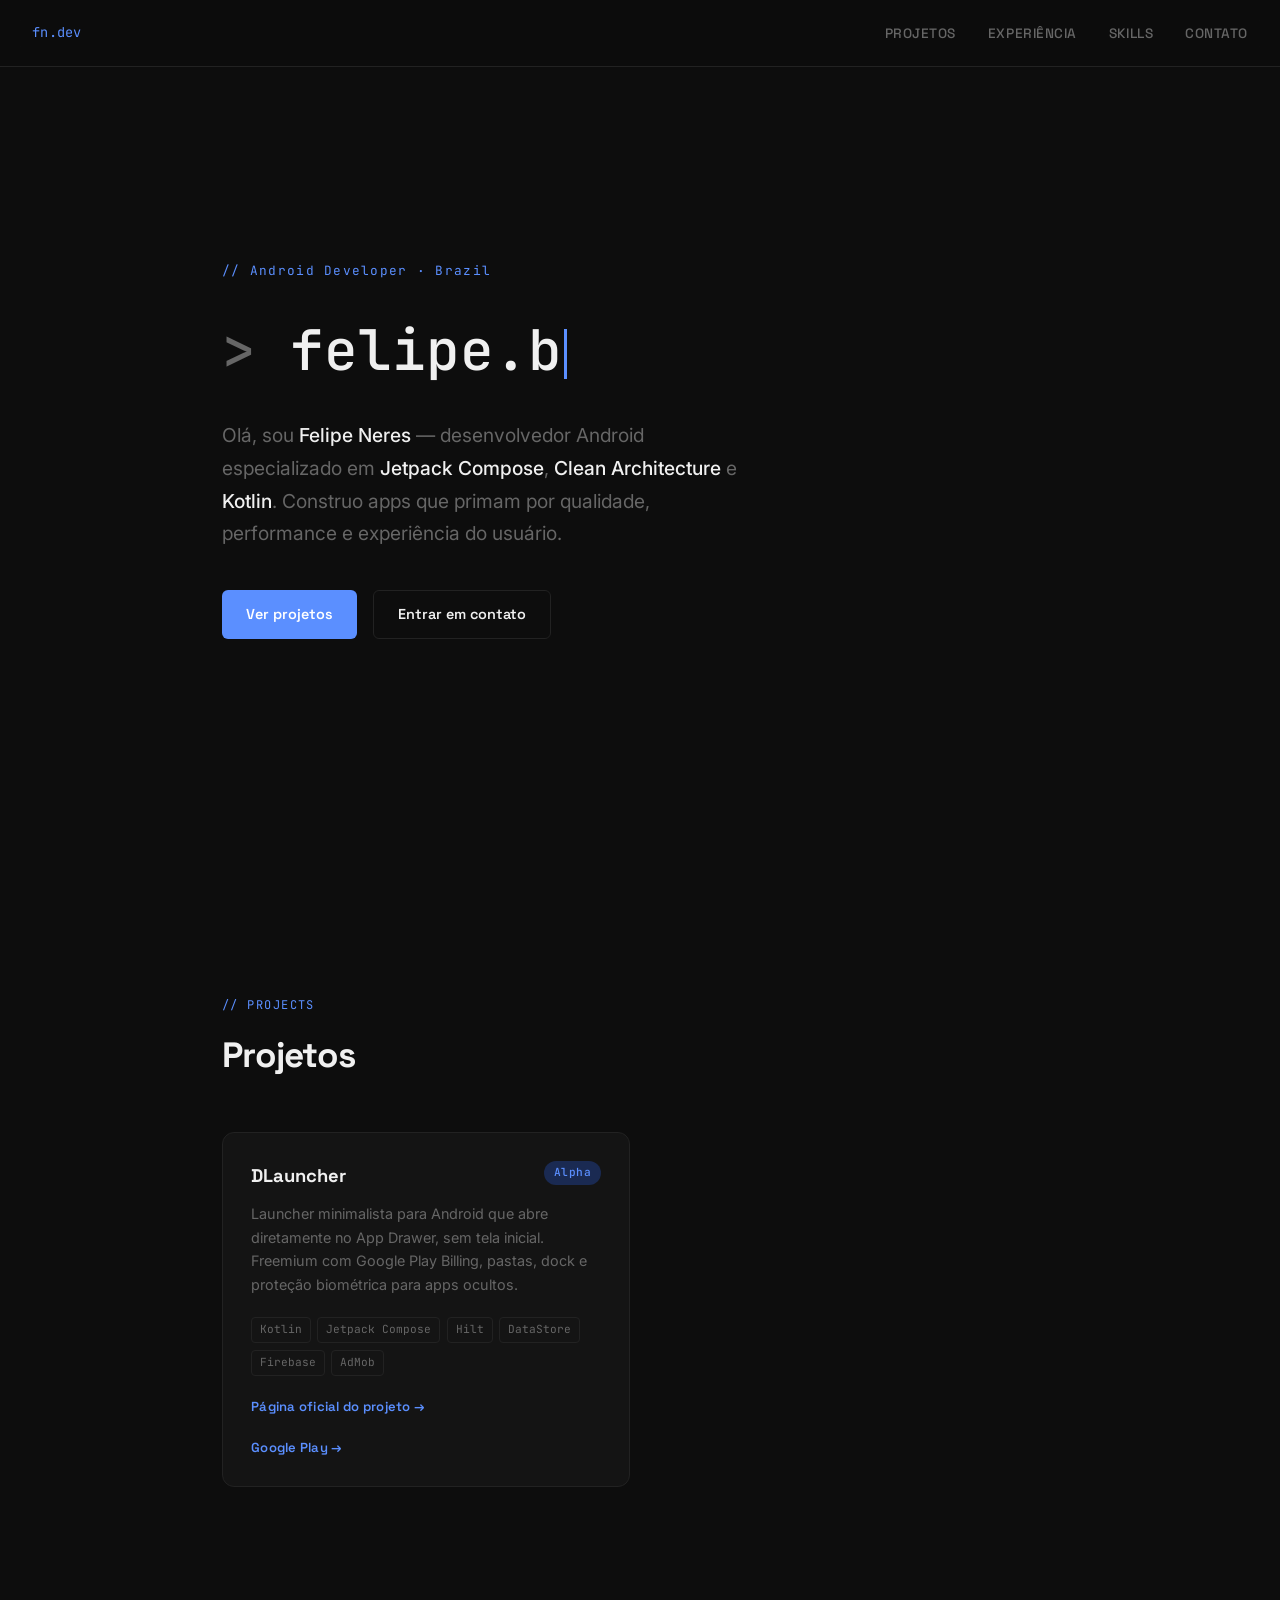
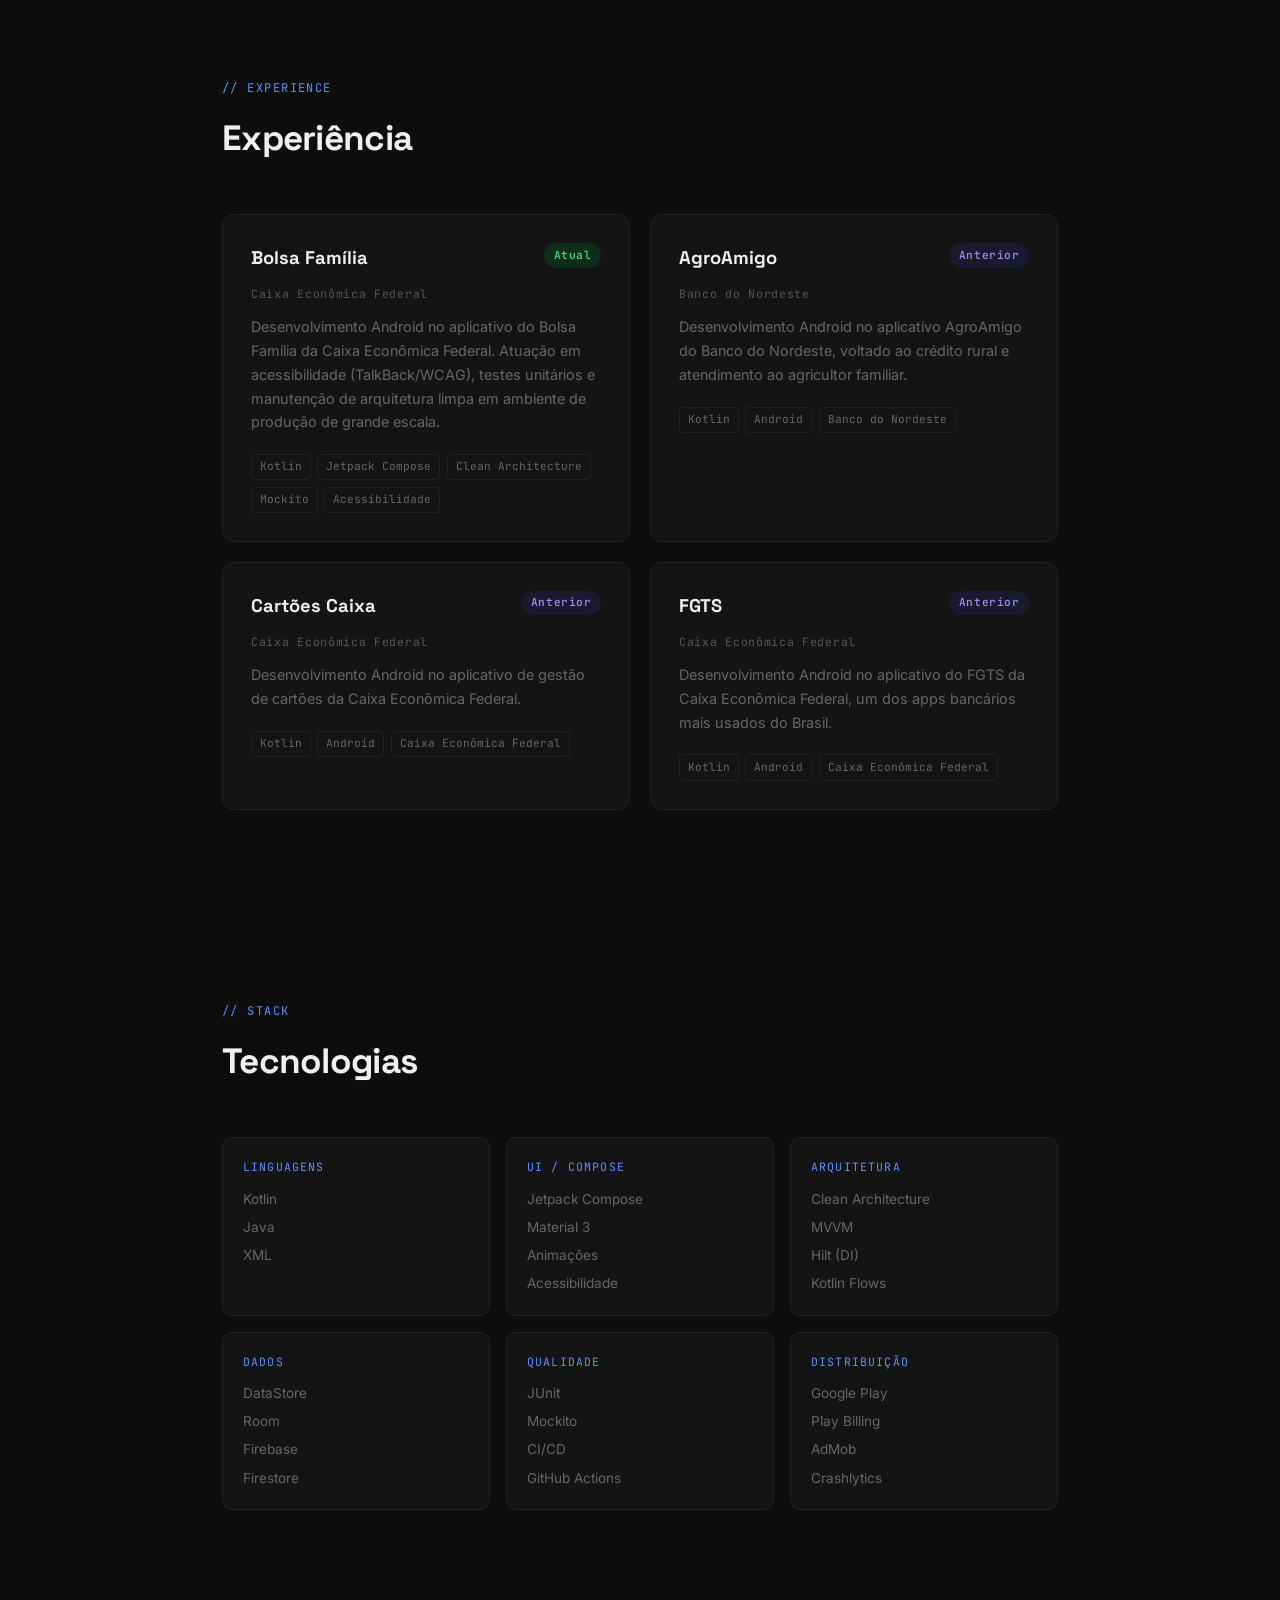
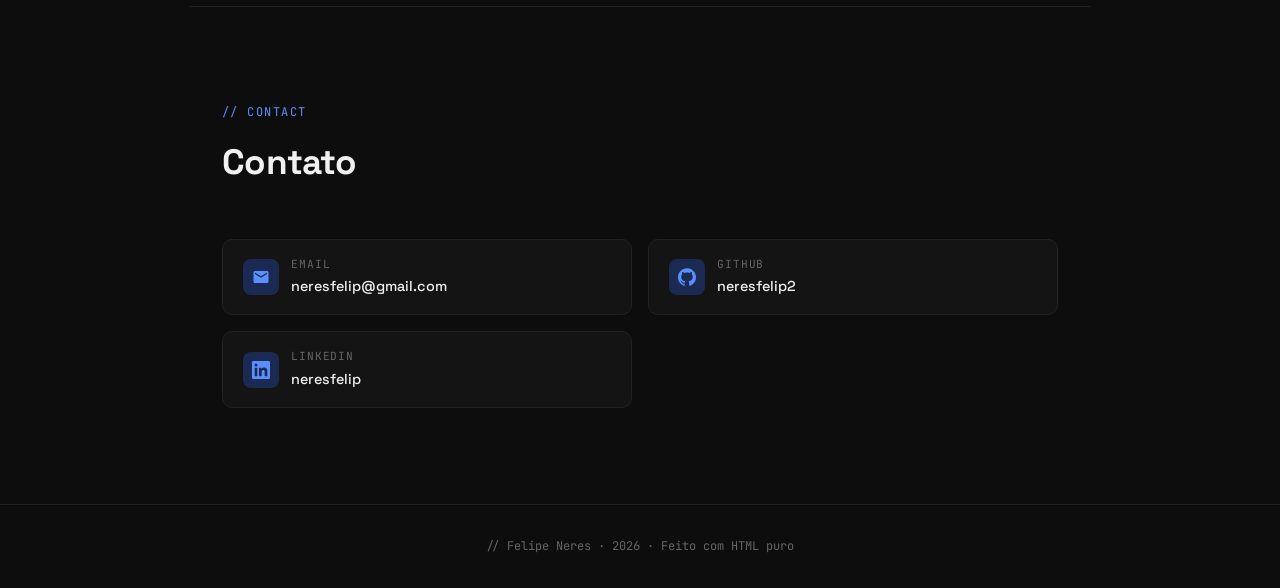
<file: index.html>
<!DOCTYPE html>
<html lang="pt-BR">
<head>
  <meta charset="UTF-8" />
  <meta name="viewport" content="width=device-width, initial-scale=1.0" />
  <title>Felipe Neres — Android Developer</title>
  <link rel="preconnect" href="https://fonts.googleapis.com" />
  <link rel="preconnect" href="https://fonts.gstatic.com" crossorigin />
  <link href="https://fonts.googleapis.com/css2?family=Space+Grotesk:wght@300;400;500;600;700&family=Inter:wght@300;400;500&family=JetBrains+Mono:wght@400;500&display=swap" rel="stylesheet" />
  <link rel="stylesheet" href="styles.css" />
</head>
<body>

  <nav>
    <span class="nav-logo">fn.dev</span>
    <ul class="nav-links">
      <li><a href="#projects">Projetos</a></li>
      <li><a href="#experience">Experiência</a></li>
      <li><a href="#skills">Skills</a></li>
      <li><a href="#contact">Contato</a></li>
    </ul>
  </nav>

  <!-- HERO -->
  <div id="hero">
    <p class="hero-eyebrow">// Android Developer · Brazil</p>
    <div class="hero-terminal">
      <span class="prompt">&gt;&nbsp;</span><span class="typed" id="typed"></span><span class="cursor" id="cursor"></span>
    </div>
    <p class="hero-sub">
      Olá, sou <strong>Felipe Neres</strong> — desenvolvedor Android especializado em
      <strong>Jetpack Compose</strong>, <strong>Clean Architecture</strong> e <strong>Kotlin</strong>.
      Construo apps que primam por qualidade, performance e experiência do usuário.
    </p>
    <div class="hero-cta">
      <a href="#projects" class="btn btn-primary">Ver projetos</a>
      <a href="mailto:neresfelip@gmail.com" class="btn btn-ghost">Entrar em contato</a>
    </div>
  </div>

  <!-- PROJECTS -->
  <section id="projects">
    <p class="section-label">// projects</p>
    <h2 class="section-title">Projetos</h2>
    <div class="projects-grid">

      <div class="project-card">
        <div class="project-header">
          <span class="project-name">DLauncher</span>
          <span class="project-status status-beta">Alpha</span>
        </div>
        <p class="project-desc">
          Launcher minimalista para Android que abre diretamente no App Drawer, sem tela inicial. Freemium com Google Play Billing, pastas, dock e proteção biométrica para apps ocultos.
        </p>
        <div class="project-tags">
          <span class="tag">Kotlin</span>
          <span class="tag">Jetpack Compose</span>
          <span class="tag">Hilt</span>
          <span class="tag">DataStore</span>
          <span class="tag">Firebase</span>
          <span class="tag">AdMob</span>
        </div>
        <a href="dlauncher/index.html" class="project-link" target="_blank" rel="noopener">
          Página oficial do projeto →
        </a>
        <a href="https://play.google.com/store/apps/details?id=br.com.felipeneresdev.dlauncher" class="project-link" target="_blank" rel="noopener">
          Google Play →
        </a>
      </div>

    </div>
  </section>

  <!-- EXPERIENCE -->
  <section id="experience">
    <p class="section-label">// experience</p>
    <h2 class="section-title">Experiência</h2>
    <div class="projects-grid">

      <div class="project-card">
        <div class="project-header">
          <span class="project-name">Bolsa Família</span>
          <span class="project-status status-prod">Atual</span>
        </div>
        <p class="project-company">Caixa Econômica Federal</p>
        <p class="project-desc">
          Desenvolvimento Android no aplicativo do Bolsa Família da Caixa Econômica Federal. Atuação em acessibilidade (TalkBack/WCAG), testes unitários e manutenção de arquitetura limpa em ambiente de produção de grande escala.
        </p>
        <div class="project-tags">
          <span class="tag">Kotlin</span>
          <span class="tag">Jetpack Compose</span>
          <span class="tag">Clean Architecture</span>
          <span class="tag">Mockito</span>
          <span class="tag">Acessibilidade</span>
        </div>
      </div>

      <div class="project-card">
        <div class="project-header">
          <span class="project-name">AgroAmigo</span>
          <span class="project-status status-prev">Anterior</span>
        </div>
        <p class="project-company">Banco do Nordeste</p>
        <p class="project-desc">
          Desenvolvimento Android no aplicativo AgroAmigo do Banco do Nordeste, voltado ao crédito rural e atendimento ao agricultor familiar.
        </p>
        <div class="project-tags">
          <span class="tag">Kotlin</span>
          <span class="tag">Android</span>
          <span class="tag">Banco do Nordeste</span>
        </div>
      </div>

      <div class="project-card">
        <div class="project-header">
          <span class="project-name">Cartões Caixa</span>
          <span class="project-status status-prev">Anterior</span>
        </div>
        <p class="project-company">Caixa Econômica Federal</p>
        <p class="project-desc">
          Desenvolvimento Android no aplicativo de gestão de cartões da Caixa Econômica Federal.
        </p>
        <div class="project-tags">
          <span class="tag">Kotlin</span>
          <span class="tag">Android</span>
          <span class="tag">Caixa Econômica Federal</span>
        </div>
      </div>

      <div class="project-card">
        <div class="project-header">
          <span class="project-name">FGTS</span>
          <span class="project-status status-prev">Anterior</span>
        </div>
        <p class="project-company">Caixa Econômica Federal</p>
        <p class="project-desc">
          Desenvolvimento Android no aplicativo do FGTS da Caixa Econômica Federal, um dos apps bancários mais usados do Brasil.
        </p>
        <div class="project-tags">
          <span class="tag">Kotlin</span>
          <span class="tag">Android</span>
          <span class="tag">Caixa Econômica Federal</span>
        </div>
      </div>

    </div>
  </section>

  <!-- SKILLS -->
  <section id="skills">
    <p class="section-label">// stack</p>
    <h2 class="section-title">Tecnologias</h2>
    <div class="skills-grid">
      <div class="skill-group">
        <p class="skill-group-title">Linguagens</p>
        <ul class="skill-list">
          <li>Kotlin</li>
          <li>Java</li>
          <li>XML</li>
        </ul>
      </div>
      <div class="skill-group">
        <p class="skill-group-title">UI / Compose</p>
        <ul class="skill-list">
          <li>Jetpack Compose</li>
          <li>Material 3</li>
          <li>Animações</li>
          <li>Acessibilidade</li>
        </ul>
      </div>
      <div class="skill-group">
        <p class="skill-group-title">Arquitetura</p>
        <ul class="skill-list">
          <li>Clean Architecture</li>
          <li>MVVM</li>
          <li>Hilt (DI)</li>
          <li>Kotlin Flows</li>
        </ul>
      </div>
      <div class="skill-group">
        <p class="skill-group-title">Dados</p>
        <ul class="skill-list">
          <li>DataStore</li>
          <li>Room</li>
          <li>Firebase</li>
          <li>Firestore</li>
        </ul>
      </div>
      <div class="skill-group">
        <p class="skill-group-title">Qualidade</p>
        <ul class="skill-list">
          <li>JUnit</li>
          <li>Mockito</li>
          <li>CI/CD</li>
          <li>GitHub Actions</li>
        </ul>
      </div>
      <div class="skill-group">
        <p class="skill-group-title">Distribuição</p>
        <ul class="skill-list">
          <li>Google Play</li>
          <li>Play Billing</li>
          <li>AdMob</li>
          <li>Crashlytics</li>
        </ul>
      </div>
    </div>
  </section>

  <!-- CONTACT -->
  <section id="contact">
    <p class="section-label">// contact</p>
    <h2 class="section-title">Contato</h2>
    <div class="contact-grid">

      <a href="mailto:neresfelip@gmail.com" class="contact-link">
        <div class="contact-icon">
          <svg viewBox="0 0 24 24" xmlns="http://www.w3.org/2000/svg"><path d="M20 4H4c-1.1 0-2 .9-2 2v12c0 1.1.9 2 2 2h16c1.1 0 2-.9 2-2V6c0-1.1-.9-2-2-2zm0 4-8 5-8-5V6l8 5 8-5v2z"/></svg>
        </div>
        <div>
          <p class="contact-label">Email</p>
          <p class="contact-value">neresfelip@gmail.com</p>
        </div>
      </a>

      <a href="https://github.com/neresfelip2" class="contact-link" target="_blank" rel="noopener">
        <div class="contact-icon">
          <svg viewBox="0 0 24 24" xmlns="http://www.w3.org/2000/svg"><path d="M12 .297c-6.63 0-12 5.373-12 12 0 5.303 3.438 9.8 8.205 11.385.6.113.82-.258.82-.577 0-.285-.01-1.04-.015-2.04-3.338.724-4.042-1.61-4.042-1.61C4.422 18.07 3.633 17.7 3.633 17.7c-1.087-.744.084-.729.084-.729 1.205.084 1.838 1.236 1.838 1.236 1.07 1.835 2.809 1.305 3.495.998.108-.776.417-1.305.76-1.605-2.665-.3-5.466-1.332-5.466-5.93 0-1.31.465-2.38 1.235-3.22-.135-.303-.54-1.523.105-3.176 0 0 1.005-.322 3.3 1.23.96-.267 1.98-.399 3-.405 1.02.006 2.04.138 3 .405 2.28-1.552 3.285-1.23 3.285-1.23.645 1.653.24 2.873.12 3.176.765.84 1.23 1.91 1.23 3.22 0 4.61-2.805 5.625-5.475 5.92.42.36.81 1.096.81 2.22 0 1.606-.015 2.896-.015 3.286 0 .315.21.69.825.57C20.565 22.092 24 17.592 24 12.297c0-6.627-5.373-12-12-12"/></svg>
        </div>
        <div>
          <p class="contact-label">GitHub</p>
          <p class="contact-value">neresfelip2</p>
        </div>
      </a>

      <a href="https://linkedin.com/in/neresfelip" class="contact-link" target="_blank" rel="noopener">
        <div class="contact-icon">
          <svg viewBox="0 0 24 24" xmlns="http://www.w3.org/2000/svg"><path d="M20.447 20.452h-3.554v-5.569c0-1.328-.027-3.037-1.852-3.037-1.853 0-2.136 1.445-2.136 2.939v5.667H9.351V9h3.414v1.561h.046c.477-.9 1.637-1.85 3.37-1.85 3.601 0 4.267 2.37 4.267 5.455v6.286zM5.337 7.433a2.062 2.062 0 0 1-2.063-2.065 2.064 2.064 0 1 1 2.063 2.065zm1.782 13.019H3.555V9h3.564v11.452zM22.225 0H1.771C.792 0 0 .774 0 1.729v20.542C0 23.227.792 24 1.771 24h20.451C23.2 24 24 23.227 24 22.271V1.729C24 .774 23.2 0 22.222 0h.003z"/></svg>
        </div>
        <div>
          <p class="contact-label">LinkedIn</p>
          <p class="contact-value">neresfelip</p>
        </div>
      </a>

    </div>
  </section>

  <footer>
    <span>// Felipe Neres · </span><span id="year"></span><span> · Feito com HTML puro</span>
  </footer>

  <script>
    document.getElementById('year').textContent = new Date().getFullYear();

    const phrases = ['felipe.build()', 'DLauncher.launch()', 'android.develop()'];
    let phraseIdx = 0, charIdx = 0, deleting = false;
    const typedEl = document.getElementById('typed');

    function type() {
      const phrase = phrases[phraseIdx];
      if (!deleting) {
        typedEl.textContent = phrase.slice(0, ++charIdx);
        if (charIdx === phrase.length) {
          deleting = true;
          setTimeout(type, 2200);
          return;
        }
      } else {
        typedEl.textContent = phrase.slice(0, --charIdx);
        if (charIdx === 0) {
          deleting = false;
          phraseIdx = (phraseIdx + 1) % phrases.length;
        }
      }
      setTimeout(type, deleting ? 45 : 80);
    }
    setTimeout(type, 900);
  </script>

</body>
</html>
</file>
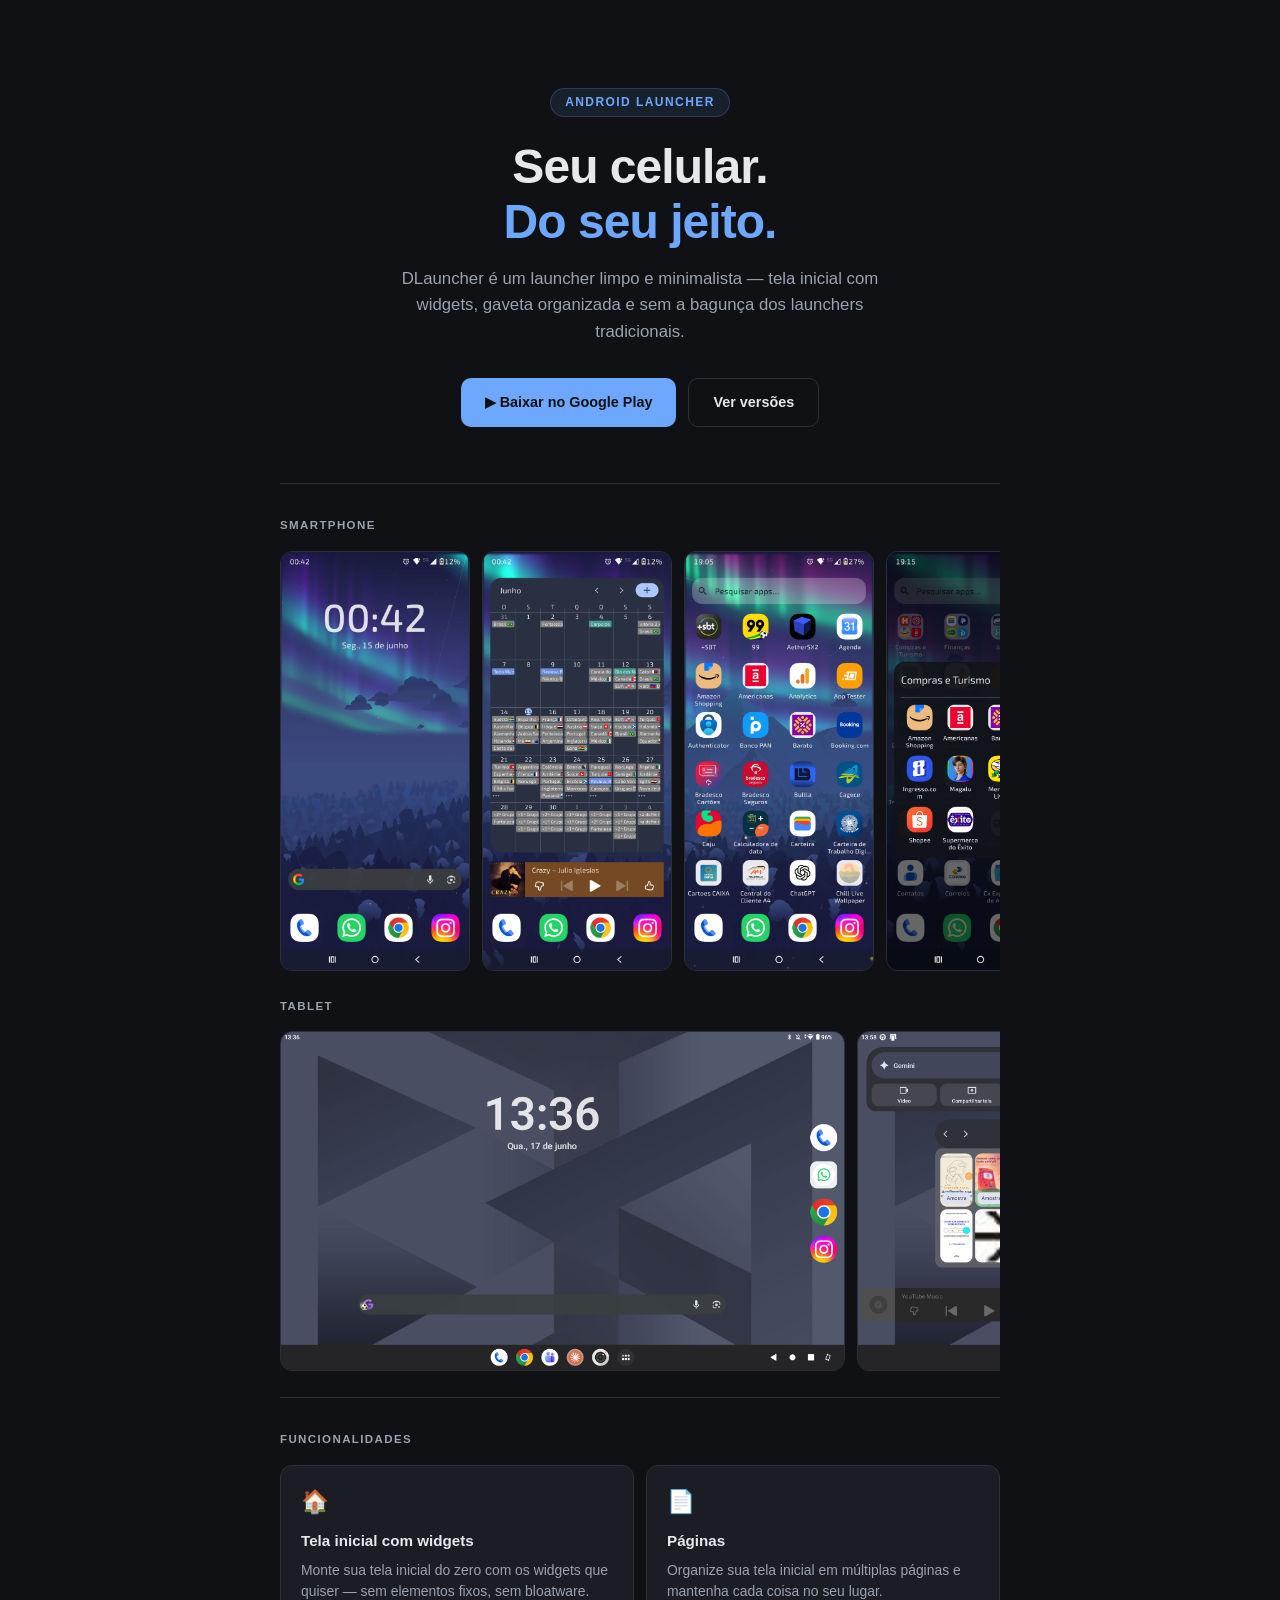
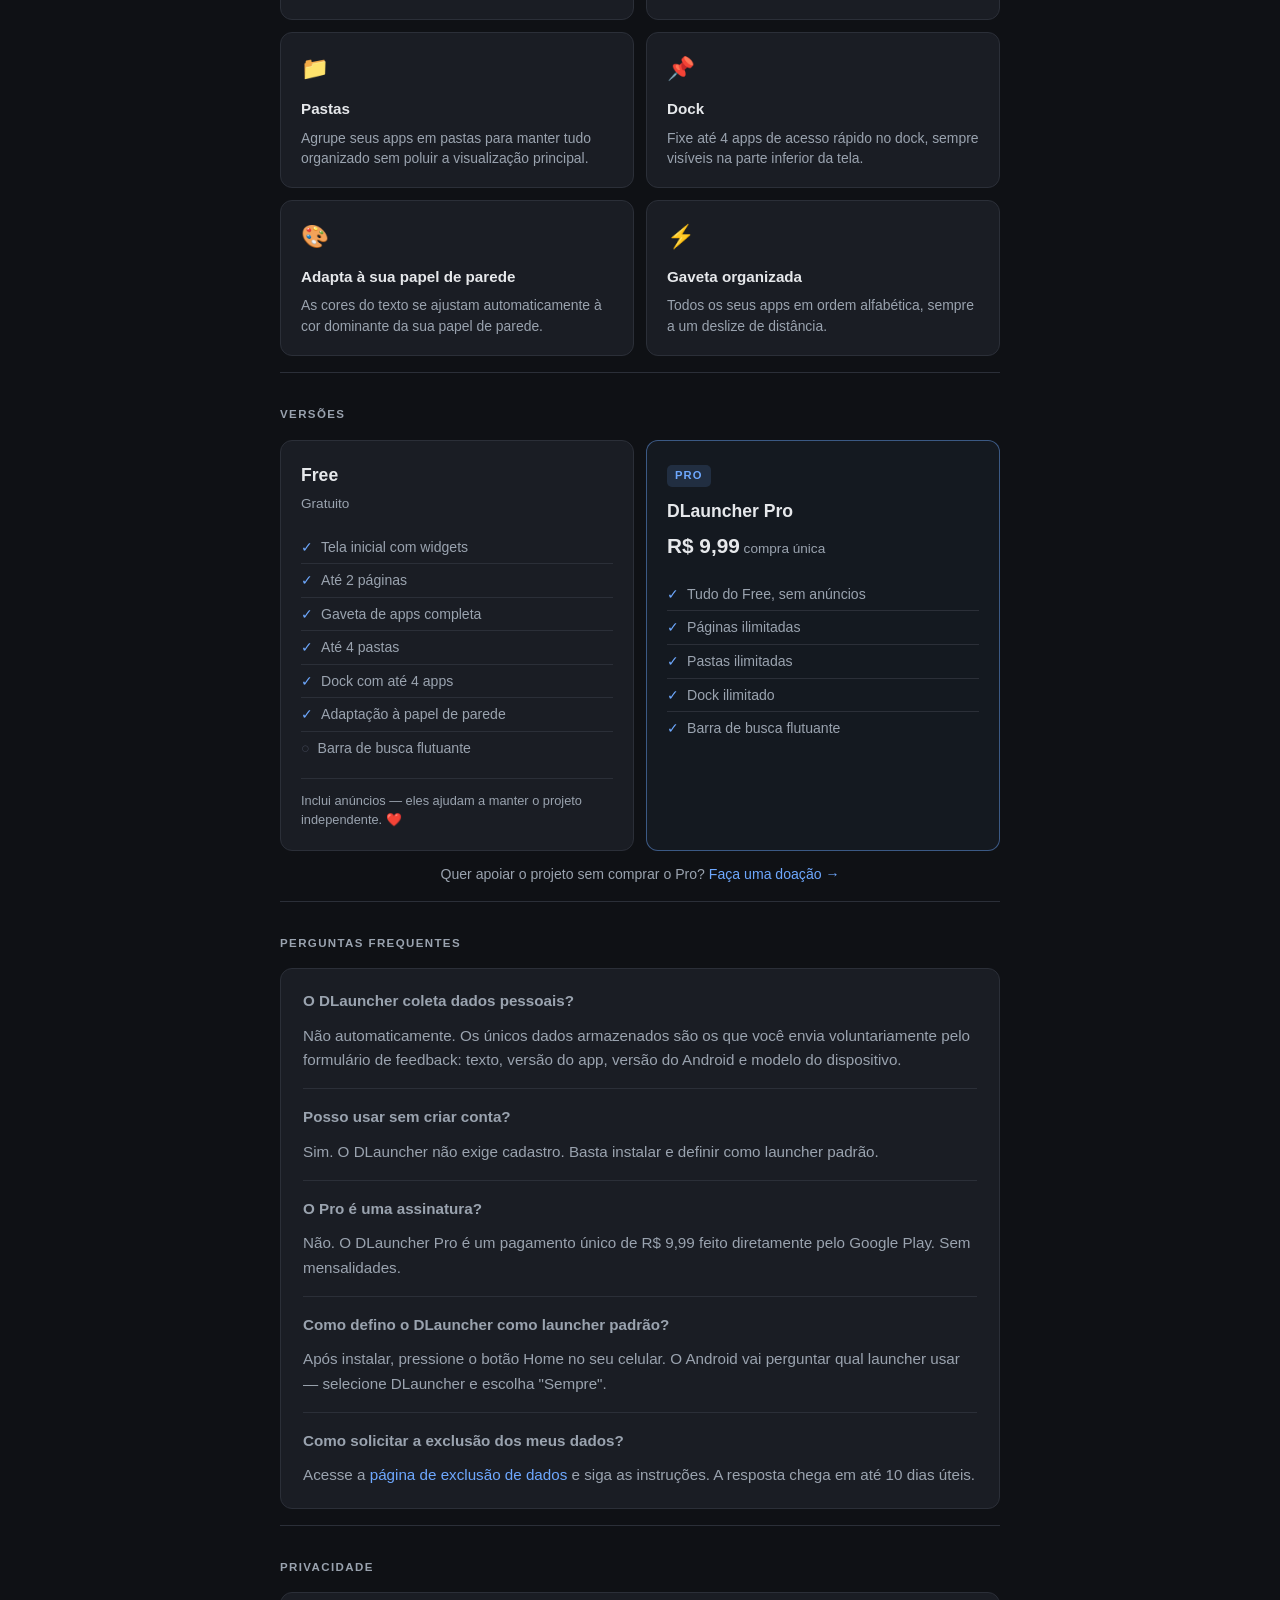
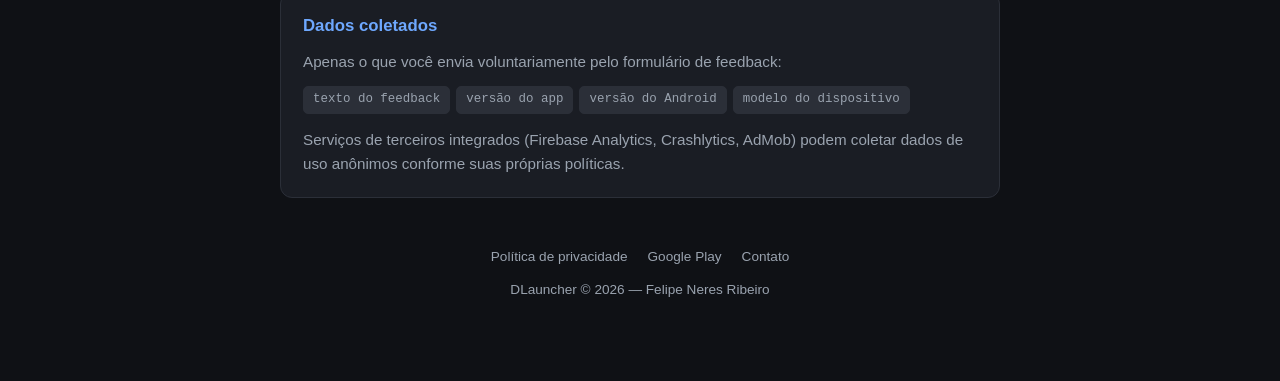
<file: dlauncher/index.html>
<!DOCTYPE html>
<html lang="pt-BR">
<head>
<meta charset="UTF-8">
<meta name="viewport" content="width=device-width, initial-scale=1.0">
<title>DLauncher — Launcher Minimalista para Android</title>
<link rel="stylesheet" href="styles.css">
</head>
<body>
<div class="wrapper">

  <!-- Hero -->
  <section class="hero">
    <span class="hero-eyebrow">Android Launcher</span>
    <h1>Seu celular.<br><span>Do seu jeito.</span></h1>
    <p>DLauncher é um launcher limpo e minimalista — tela inicial com widgets, gaveta organizada e sem a bagunça dos launchers tradicionais.</p>
    <div class="cta-row">
      <a href="https://play.google.com/store/apps/details?id=br.com.felipeneresdev.dlauncher" class="btn-primary" target="_blank">
        ▶ Baixar no Google Play
      </a>
      <a href="#planos" class="btn-secondary">
        Ver versões
      </a>
    </div>
  </section>

  <hr class="divider">

  <!-- Screenshots — Smartphone -->
  <p class="section-title">Smartphone</p>
  <div class="screenshot-scroll smartphone">
    <img src="https://neresfelip2.github.io/dlauncher/screenshots/smartphone_1.jpg" alt="DLauncher screenshot 1" loading="lazy">
    <img src="https://neresfelip2.github.io/dlauncher/screenshots/smartphone_2.jpg" alt="DLauncher screenshot 2" loading="lazy">
    <img src="https://neresfelip2.github.io/dlauncher/screenshots/smartphone_3.jpg" alt="DLauncher screenshot 3" loading="lazy">
    <img src="https://neresfelip2.github.io/dlauncher/screenshots/smartphone_4.jpg" alt="DLauncher screenshot 4" loading="lazy">
    <img src="https://neresfelip2.github.io/dlauncher/screenshots/smartphone_5.jpg" alt="DLauncher screenshot 5" loading="lazy">
  </div>

  <!-- Screenshots — Tablet -->
  <p class="section-title">Tablet</p>
  <div class="screenshot-scroll tablet">
    <img src="https://neresfelip2.github.io/dlauncher/screenshots/tablet_1.jpg" alt="DLauncher tablet screenshot 1" loading="lazy">
    <img src="https://neresfelip2.github.io/dlauncher/screenshots/tablet_2.jpg" alt="DLauncher tablet screenshot 2" loading="lazy">
    <img src="https://neresfelip2.github.io/dlauncher/screenshots/tablet_3.jpg" alt="DLauncher tablet screenshot 3" loading="lazy">
    <img src="https://neresfelip2.github.io/dlauncher/screenshots/tablet_4.jpg" alt="DLauncher tablet screenshot 4" loading="lazy">
    <img src="https://neresfelip2.github.io/dlauncher/screenshots/tablet_5.jpg" alt="DLauncher tablet screenshot 5" loading="lazy">
  </div>

  <hr class="divider">

  <!-- Funcionalidades -->
  <p class="section-title">Funcionalidades</p>
  <div class="feature-grid">
    <div class="feature-card">
      <div class="feature-icon">🏠</div>
      <h3>Tela inicial com widgets</h3>
      <p>Monte sua tela inicial do zero com os widgets que quiser — sem elementos fixos, sem bloatware.</p>
    </div>
    <div class="feature-card">
      <div class="feature-icon">📄</div>
      <h3>Páginas</h3>
      <p>Organize sua tela inicial em múltiplas páginas e mantenha cada coisa no seu lugar.</p>
    </div>
    <div class="feature-card">
      <div class="feature-icon">📁</div>
      <h3>Pastas</h3>
      <p>Agrupe seus apps em pastas para manter tudo organizado sem poluir a visualização principal.</p>
    </div>
    <div class="feature-card">
      <div class="feature-icon">📌</div>
      <h3>Dock</h3>
      <p>Fixe até 4 apps de acesso rápido no dock, sempre visíveis na parte inferior da tela.</p>
    </div>
    <div class="feature-card">
      <div class="feature-icon">🎨</div>
      <h3>Adapta à sua papel de parede</h3>
      <p>As cores do texto se ajustam automaticamente à cor dominante da sua papel de parede.</p>
    </div>
    <div class="feature-card">
      <div class="feature-icon">⚡</div>
      <h3>Gaveta organizada</h3>
      <p>Todos os seus apps em ordem alfabética, sempre a um deslize de distância.</p>
    </div>
  </div>

  <hr class="divider">

  <!-- Planos -->
  <p class="section-title" id="planos">Versões</p>
  <div class="tier-carousel-wrapper">
    <div class="tier-carousel">

      <div class="plan-card">
        <h3>Free</h3>
        <p class="plan-price">Gratuito</p>
        <ul class="plan-features">
          <li><span class="check">✓</span> Tela inicial com widgets</li>
          <li><span class="check">✓</span> Até 2 páginas</li>
          <li><span class="check">✓</span> Gaveta de apps completa</li>
          <li><span class="check">✓</span> Até 4 pastas</li>
          <li><span class="check">✓</span> Dock com até 4 apps</li>
          <li><span class="check">✓</span> Adaptação à papel de parede</li>
          <li><span class="lock">○</span> Barra de busca flutuante</li>
        </ul>
        <p class="ads-note">Inclui anúncios — eles ajudam a manter o projeto independente. ❤️</p>
      </div>

      <div class="plan-card featured">
        <span class="plan-badge">Pro</span>
        <h3>DLauncher Pro</h3>
        <p class="plan-price"><strong>R$ 9,99</strong> compra única</p>
        <ul class="plan-features">
          <li><span class="check">✓</span> Tudo do Free, sem anúncios</li>
          <li><span class="check">✓</span> Páginas ilimitadas</li>
          <li><span class="check">✓</span> Pastas ilimitadas</li>
          <li><span class="check">✓</span> Dock ilimitado</li>
          <li><span class="check">✓</span> Barra de busca flutuante</li>
        </ul>
      </div>

    </div>
  </div>

  <p class="donation-note">Quer apoiar o projeto sem comprar o Pro? <a href="https://link.mercadopago.com.br/dlauncher" target="_blank">Faça uma doação →</a></p>


  <hr class="divider">

  <!-- FAQ -->
  <p class="section-title">Perguntas frequentes</p>
  <div class="card">
    <div class="faq-item">
      <p class="faq-q">O DLauncher coleta dados pessoais?</p>
      <p class="faq-a">Não automaticamente. Os únicos dados armazenados são os que você envia voluntariamente pelo formulário de feedback: texto, versão do app, versão do Android e modelo do dispositivo.</p>
    </div>
    <div class="faq-item">
      <p class="faq-q">Posso usar sem criar conta?</p>
      <p class="faq-a">Sim. O DLauncher não exige cadastro. Basta instalar e definir como launcher padrão.</p>
    </div>
    <div class="faq-item">
      <p class="faq-q">O Pro é uma assinatura?</p>
      <p class="faq-a">Não. O DLauncher Pro é um pagamento único de R$ 9,99 feito diretamente pelo Google Play. Sem mensalidades.</p>
    </div>
    <div class="faq-item">
      <p class="faq-q">Como defino o DLauncher como launcher padrão?</p>
      <p class="faq-a">Após instalar, pressione o botão Home no seu celular. O Android vai perguntar qual launcher usar — selecione DLauncher e escolha "Sempre".</p>
    </div>
    <div class="faq-item">
      <p class="faq-q">Como solicitar a exclusão dos meus dados?</p>
      <p class="faq-a">Acesse a <a href="privacy-policy/data-deletion.html">página de exclusão de dados</a> e siga as instruções. A resposta chega em até 10 dias úteis.</p>
    </div>
  </div>

  <hr class="divider">

  <!-- Privacidade resumida -->
  <p class="section-title">Privacidade</p>
  <div class="card">
    <h2>Dados coletados</h2>
    <p>Apenas o que você envia voluntariamente pelo formulário de feedback:</p>
    <div class="tag-row">
      <span class="tag">texto do feedback</span>
      <span class="tag">versão do app</span>
      <span class="tag">versão do Android</span>
      <span class="tag">modelo do dispositivo</span>
    </div>
    <p style="margin-top: 14px;">Serviços de terceiros integrados (Firebase Analytics, Crashlytics, AdMob) podem coletar dados de uso anônimos conforme suas próprias políticas.</p>
  </div>

  <footer>
    <div class="footer-links">
      <a href="privacy-policy/index.html">Política de privacidade</a>
      <a href="https://play.google.com/store/apps/details?id=br.com.felipeneresdev.dlauncher" target="_blank">Google Play</a>
      <a href="mailto:neresfelip@gmail.com">Contato</a>
    </div>
    DLauncher © 2026 — Felipe Neres Ribeiro
  </footer>

</div>
</body>
</html>
</file>
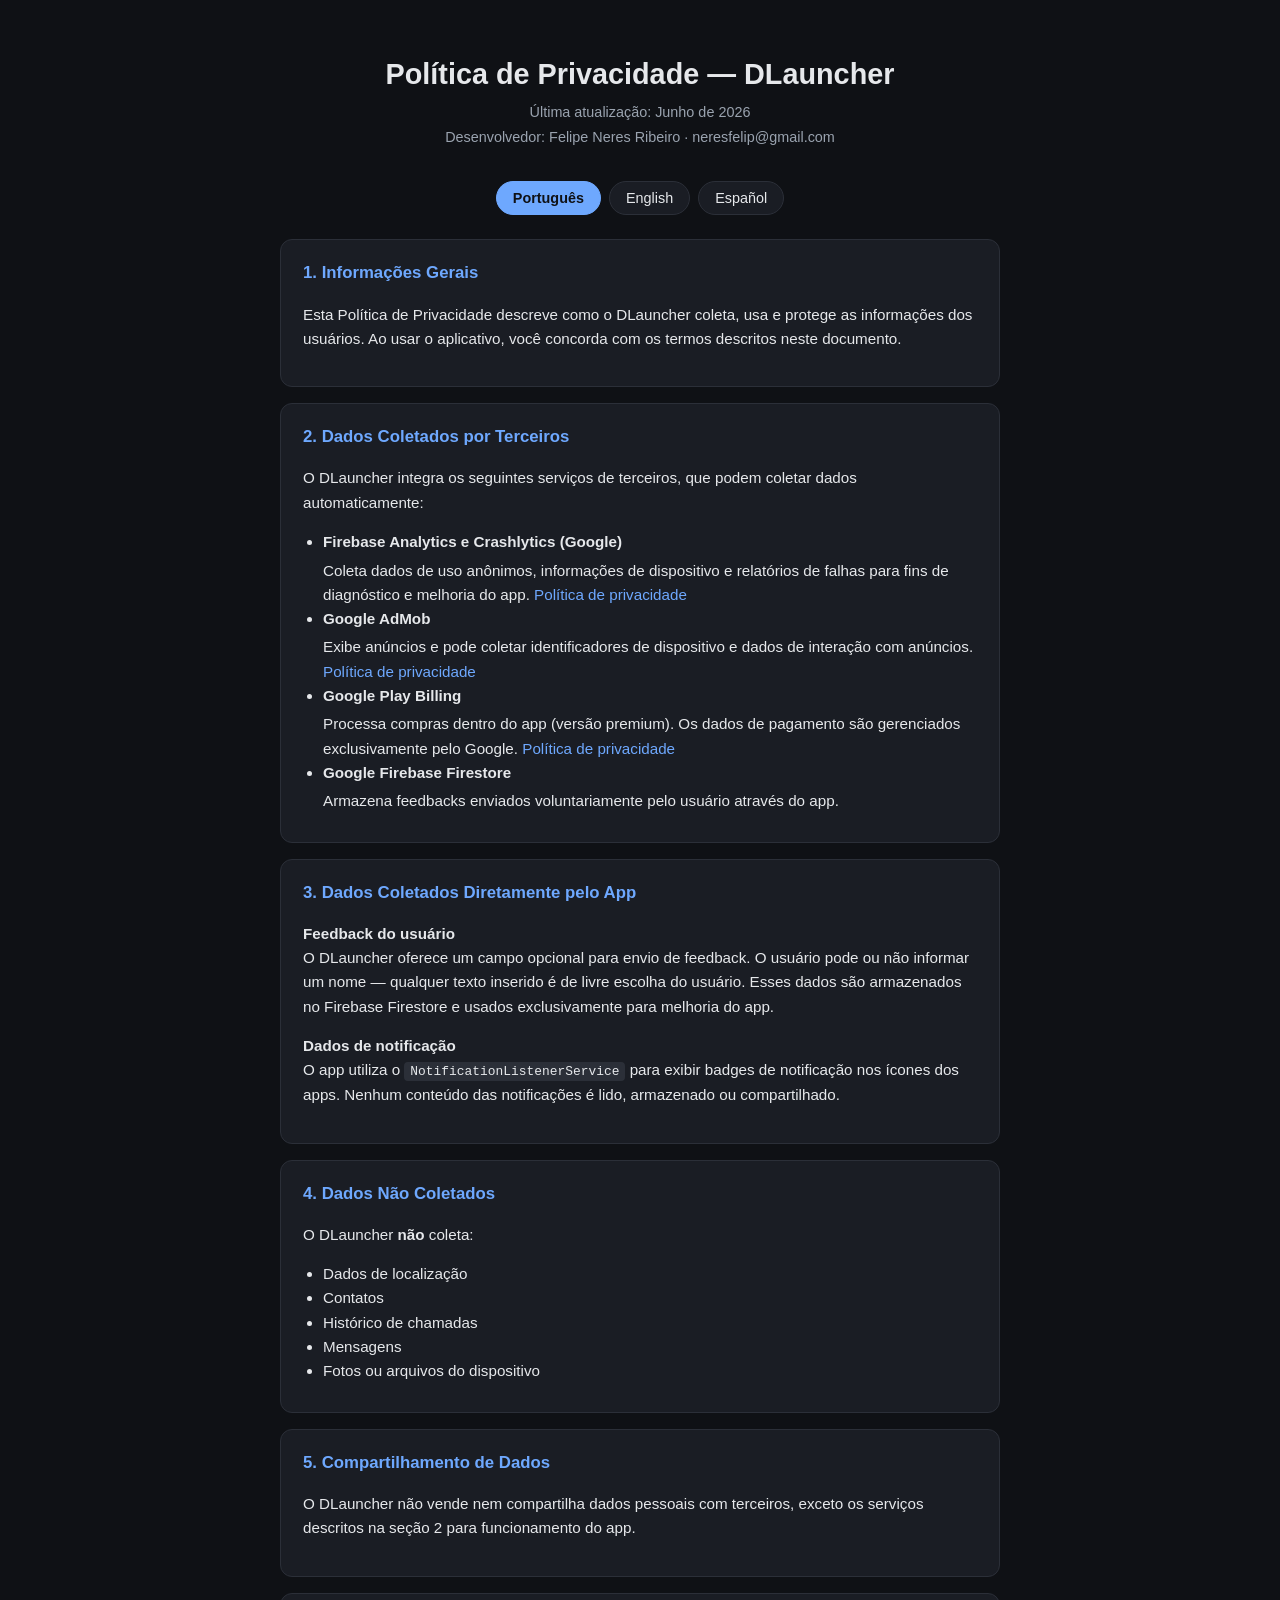
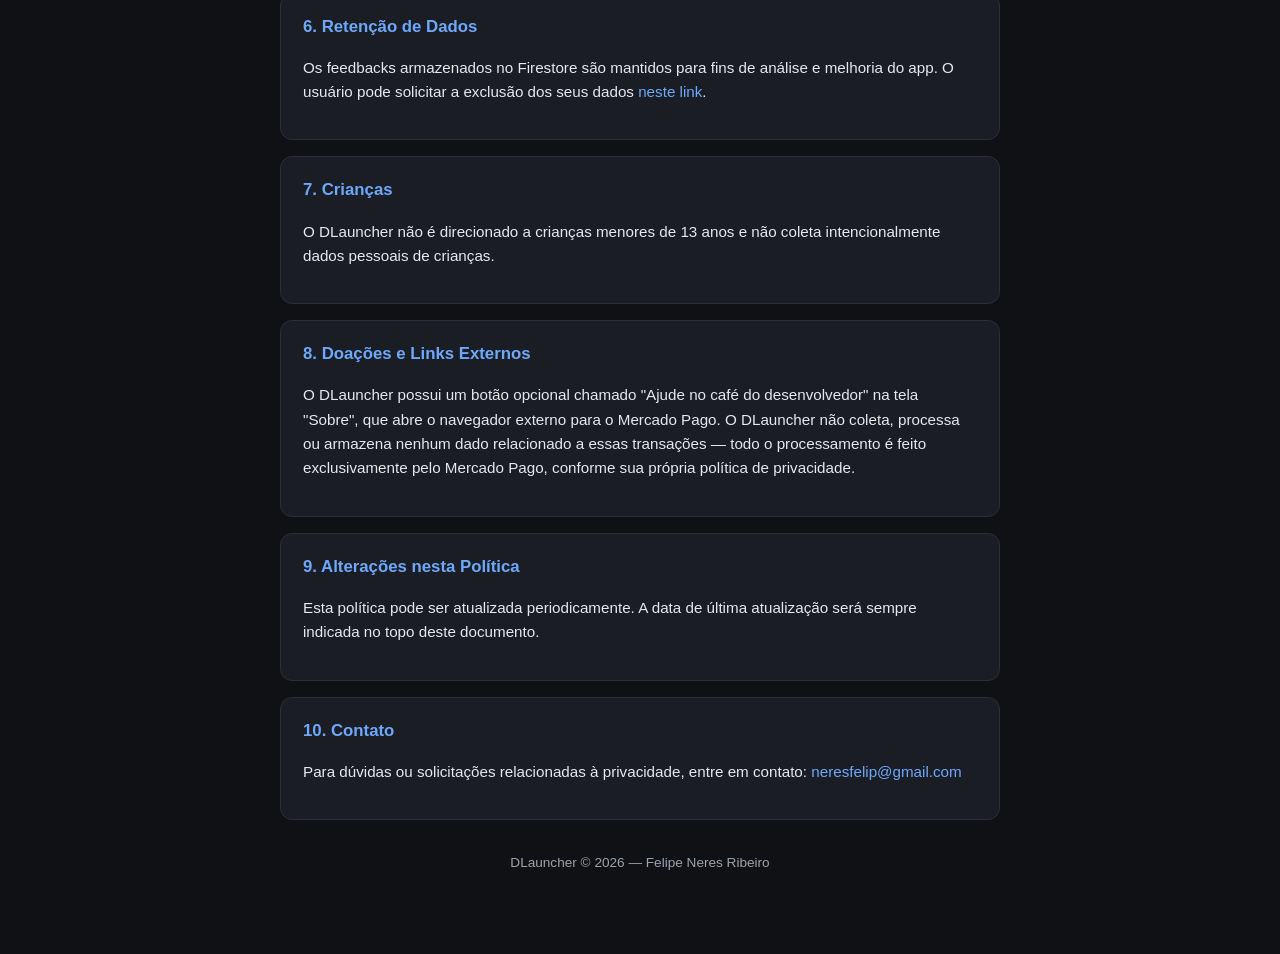
<file: dlauncher/privacy-policy/index.html>
<!DOCTYPE html>
<html lang="pt-BR">
<head>
<meta charset="UTF-8">
<meta name="viewport" content="width=device-width, initial-scale=1.0">
<title>Política de Privacidade — DLauncher</title>
<link rel="stylesheet" href="styles.css">
</head>
<body>
<div class="wrapper">

  <header>
    <h1>Política de Privacidade — DLauncher</h1>
    <p>Última atualização: Junho de 2026</p>
    <p>Desenvolvedor: Felipe Neres Ribeiro · neresfelip@gmail.com</p>
  </header>

  <nav class="lang-switch">
    <button class="active" onclick="showLang('pt')">Português</button>
    <button onclick="showLang('en')">English</button>
    <button onclick="showLang('es')">Español</button>
  </nav>

  <!-- ================= PT ================= -->
  <section class="lang-section active" id="pt">

    <div class="card">
      <h2>1. Informações Gerais</h2>
      <p>Esta Política de Privacidade descreve como o DLauncher coleta, usa e protege as informações dos usuários. Ao usar o aplicativo, você concorda com os termos descritos neste documento.</p>
    </div>

    <div class="card">
      <h2>2. Dados Coletados por Terceiros</h2>
      <p>O DLauncher integra os seguintes serviços de terceiros, que podem coletar dados automaticamente:</p>
      <ul>
        <li><span class="service-name">Firebase Analytics e Crashlytics (Google)</span>Coleta dados de uso anônimos, informações de dispositivo e relatórios de falhas para fins de diagnóstico e melhoria do app. <a href="https://policies.google.com/privacy" target="_blank">Política de privacidade</a></li>
        <li><span class="service-name">Google AdMob</span>Exibe anúncios e pode coletar identificadores de dispositivo e dados de interação com anúncios. <a href="https://policies.google.com/privacy" target="_blank">Política de privacidade</a></li>
        <li><span class="service-name">Google Play Billing</span>Processa compras dentro do app (versão premium). Os dados de pagamento são gerenciados exclusivamente pelo Google. <a href="https://policies.google.com/privacy" target="_blank">Política de privacidade</a></li>
        <li><span class="service-name">Google Firebase Firestore</span>Armazena feedbacks enviados voluntariamente pelo usuário através do app.</li>
      </ul>
    </div>

    <div class="card">
      <h2>3. Dados Coletados Diretamente pelo App</h2>
      <p><strong>Feedback do usuário</strong><br>
      O DLauncher oferece um campo opcional para envio de feedback. O usuário pode ou não informar um nome — qualquer texto inserido é de livre escolha do usuário. Esses dados são armazenados no Firebase Firestore e usados exclusivamente para melhoria do app.</p>
      <p><strong>Dados de notificação</strong><br>
      O app utiliza o <code>NotificationListenerService</code> para exibir badges de notificação nos ícones dos apps. Nenhum conteúdo das notificações é lido, armazenado ou compartilhado.</p>
    </div>

    <div class="card">
      <h2>4. Dados Não Coletados</h2>
      <p>O DLauncher <strong>não</strong> coleta:</p>
      <ul>
        <li>Dados de localização</li>
        <li>Contatos</li>
        <li>Histórico de chamadas</li>
        <li>Mensagens</li>
        <li>Fotos ou arquivos do dispositivo</li>
      </ul>
    </div>

    <div class="card">
      <h2>5. Compartilhamento de Dados</h2>
      <p>O DLauncher não vende nem compartilha dados pessoais com terceiros, exceto os serviços descritos na seção 2 para funcionamento do app.</p>
    </div>

    <div class="card">
      <h2>6. Retenção de Dados</h2>
      <p>Os feedbacks armazenados no Firestore são mantidos para fins de análise e melhoria do app. O usuário pode solicitar a exclusão dos seus dados <a href="data-deletion.html">neste link</a>.</p>
    </div>

    <div class="card">
      <h2>7. Crianças</h2>
      <p>O DLauncher não é direcionado a crianças menores de 13 anos e não coleta intencionalmente dados pessoais de crianças.</p>
    </div>

    <div class="card">
      <h2>8. Doações e Links Externos</h2>
      <p>O DLauncher possui um botão opcional chamado "Ajude no café do desenvolvedor" na tela "Sobre", que abre o navegador externo para o Mercado Pago. O DLauncher não coleta, processa ou armazena nenhum dado relacionado a essas transações — todo o processamento é feito exclusivamente pelo Mercado Pago, conforme sua própria política de privacidade.</p>
    </div>

    <div class="card">
      <h2>9. Alterações nesta Política</h2>
      <p>Esta política pode ser atualizada periodicamente. A data de última atualização será sempre indicada no topo deste documento.</p>
    </div>

    <div class="card">
      <h2>10. Contato</h2>
      <p>Para dúvidas ou solicitações relacionadas à privacidade, entre em contato: <a href="mailto:neresfelip@gmail.com">neresfelip@gmail.com</a></p>
    </div>

  </section>

  <!-- ================= EN ================= -->
  <section class="lang-section" id="en">

    <div class="card">
      <h2>1. General Information</h2>
      <p>This Privacy Policy describes how DLauncher collects, uses, and protects user information. By using the app, you agree to the terms described in this document.</p>
    </div>

    <div class="card">
      <h2>2. Data Collected by Third Parties</h2>
      <p>DLauncher integrates the following third-party services, which may automatically collect data:</p>
      <ul>
        <li><span class="service-name">Firebase Analytics and Crashlytics (Google)</span>Collects anonymous usage data, device information, and crash reports for diagnostic and improvement purposes. <a href="https://policies.google.com/privacy" target="_blank">Privacy policy</a></li>
        <li><span class="service-name">Google AdMob</span>Displays ads and may collect device identifiers and ad interaction data. <a href="https://policies.google.com/privacy" target="_blank">Privacy policy</a></li>
        <li><span class="service-name">Google Play Billing</span>Processes in-app purchases (premium version). Payment data is managed exclusively by Google. <a href="https://policies.google.com/privacy" target="_blank">Privacy policy</a></li>
        <li><span class="service-name">Google Firebase Firestore</span>Stores feedback voluntarily submitted by the user through the app.</li>
      </ul>
    </div>

    <div class="card">
      <h2>3. Data Collected Directly by the App</h2>
      <p><strong>User feedback</strong><br>
      DLauncher provides an optional feedback field. Users may or may not include a name — any text entered is entirely the user's choice. This data is stored in Firebase Firestore and used solely for app improvement purposes.</p>
      <p><strong>Notification data</strong><br>
      The app uses <code>NotificationListenerService</code> to display notification badges on app icons. No notification content is read, stored, or shared.</p>
    </div>

    <div class="card">
      <h2>4. Data Not Collected</h2>
      <p>DLauncher does <strong>not</strong> collect:</p>
      <ul>
        <li>Location data</li>
        <li>Contacts</li>
        <li>Call history</li>
        <li>Messages</li>
        <li>Photos or device files</li>
      </ul>
    </div>

    <div class="card">
      <h2>5. Data Sharing</h2>
      <p>DLauncher does not sell or share personal data with third parties, except for the services described in section 2 required for app functionality.</p>
    </div>

    <div class="card">
      <h2>6. Data Retention</h2>
      <p>Feedback stored in Firestore is retained for analysis and app improvement. Users may request deletion of their data by contacting <a href="mailto:neresfelip@gmail.com">neresfelip@gmail.com</a>.</p>
    </div>

    <div class="card">
      <h2>7. Children</h2>
      <p>DLauncher is not directed at children under 13 years of age and does not knowingly collect personal data from children.</p>
    </div>

    <div class="card">
      <h2>8. Donations and External Links</h2>
      <p>DLauncher includes an optional button called "Buy the developer a coffee" on the "About" screen, which opens the external browser to Mercado Pago. DLauncher does not collect, process, or store any data related to these transactions — all processing is handled exclusively by Mercado Pago, according to its own privacy policy.</p>
    </div>

    <div class="card">
      <h2>9. Changes to This Policy</h2>
      <p>This policy may be updated periodically. The last updated date will always be indicated at the top of this document.</p>
    </div>

    <div class="card">
      <h2>10. Contact</h2>
      <p>For privacy-related questions or requests, please contact: <a href="mailto:neresfelip@gmail.com">neresfelip@gmail.com</a></p>
    </div>

  </section>

  <!-- ================= ES ================= -->
  <section class="lang-section" id="es">

    <div class="card">
      <h2>1. Información General</h2>
      <p>Esta Política de Privacidad describe cómo DLauncher recopila, usa y protege la información de los usuarios. Al usar la aplicación, aceptas los términos descritos en este documento.</p>
    </div>

    <div class="card">
      <h2>2. Datos Recopilados por Terceros</h2>
      <p>DLauncher integra los siguientes servicios de terceros, que pueden recopilar datos automáticamente:</p>
      <ul>
        <li><span class="service-name">Firebase Analytics y Crashlytics (Google)</span>Recopila datos de uso anónimos, información del dispositivo e informes de errores con fines de diagnóstico y mejora de la app. <a href="https://policies.google.com/privacy" target="_blank">Política de privacidad</a></li>
        <li><span class="service-name">Google AdMob</span>Muestra anuncios y puede recopilar identificadores de dispositivo y datos de interacción con anuncios. <a href="https://policies.google.com/privacy" target="_blank">Política de privacidad</a></li>
        <li><span class="service-name">Google Play Billing</span>Procesa compras dentro de la app (versión premium). Los datos de pago son gestionados exclusivamente por Google. <a href="https://policies.google.com/privacy" target="_blank">Política de privacidad</a></li>
        <li><span class="service-name">Google Firebase Firestore</span>Almacena comentarios enviados voluntariamente por el usuario a través de la app.</li>
      </ul>
    </div>

    <div class="card">
      <h2>3. Datos Recopilados Directamente por la App</h2>
      <p><strong>Comentarios del usuario</strong><br>
      DLauncher ofrece un campo opcional para enviar comentarios. El usuario puede o no incluir un nombre — cualquier texto ingresado es de libre elección del usuario. Estos datos se almacenan en Firebase Firestore y se utilizan exclusivamente para mejorar la app.</p>
      <p><strong>Datos de notificaciones</strong><br>
      La app utiliza <code>NotificationListenerService</code> para mostrar insignias de notificación en los íconos de las apps. Ningún contenido de las notificaciones es leído, almacenado ni compartido.</p>
    </div>

    <div class="card">
      <h2>4. Datos No Recopilados</h2>
      <p>DLauncher <strong>no</strong> recopila:</p>
      <ul>
        <li>Datos de ubicación</li>
        <li>Contactos</li>
        <li>Historial de llamadas</li>
        <li>Mensajes</li>
        <li>Fotos o archivos del dispositivo</li>
      </ul>
    </div>

    <div class="card">
      <h2>5. Compartición de Datos</h2>
      <p>DLauncher no vende ni comparte datos personales con terceros, excepto los servicios descritos en la sección 2 necesarios para el funcionamiento de la app.</p>
    </div>

    <div class="card">
      <h2>6. Retención de Datos</h2>
      <p>Los comentarios almacenados en Firestore se conservan para análisis y mejora de la app. El usuario puede solicitar la eliminación de sus datos escribiendo a <a href="mailto:neresfelip@gmail.com">neresfelip@gmail.com</a>.</p>
    </div>

    <div class="card">
      <h2>7. Menores de Edad</h2>
      <p>DLauncher no está dirigido a menores de 13 años y no recopila intencionalmente datos personales de niños.</p>
    </div>

    <div class="card">
      <h2>8. Donaciones y Enlaces Externos</h2>
      <p>DLauncher incluye un botón opcional llamado "Ayuda con el café del desarrollador" en la pantalla "Acerca de", que abre el navegador externo hacia Mercado Pago. DLauncher no recopila, procesa ni almacena ningún dato relacionado con estas transacciones — todo el procesamiento es realizado exclusivamente por Mercado Pago, conforme a su propia política de privacidad.</p>
    </div>

    <div class="card">
      <h2>9. Cambios en esta Política</h2>
      <p>Esta política puede actualizarse periódicamente. La fecha de última actualización siempre estará indicada en la parte superior de este documento.</p>
    </div>

    <div class="card">
      <h2>10. Contacto</h2>
      <p>Para consultas o solicitudes relacionadas con la privacidad, contacta a: <a href="mailto:neresfelip@gmail.com">neresfelip@gmail.com</a></p>
    </div>

  </section>

  <footer>
    DLauncher © 2026 — Felipe Neres Ribeiro
  </footer>

</div>

<script>
function showLang(lang) {
  document.querySelectorAll('.lang-section').forEach(s => s.classList.remove('active'));
  document.querySelectorAll('.lang-switch button').forEach(b => b.classList.remove('active'));
  document.getElementById(lang).classList.add('active');
  event.target.classList.add('active');
}
</script>

</body>
</html>
</file>
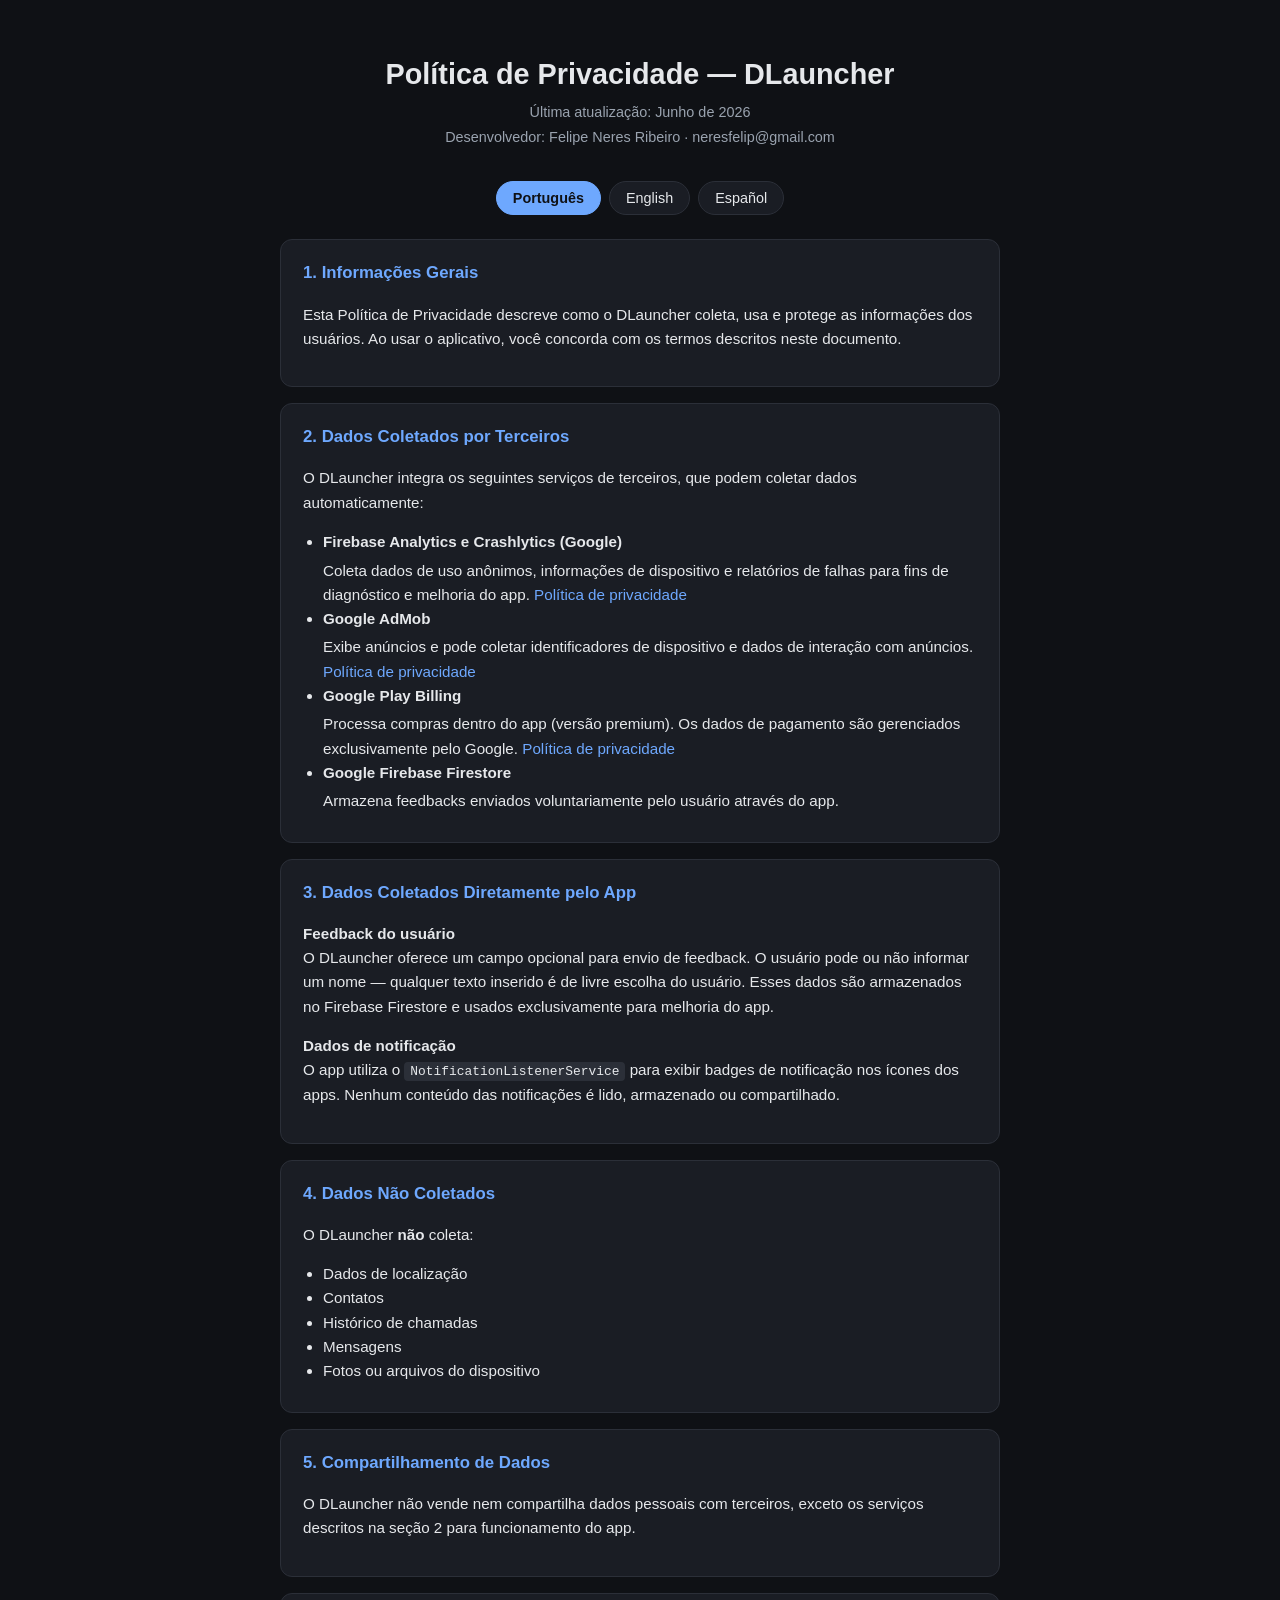
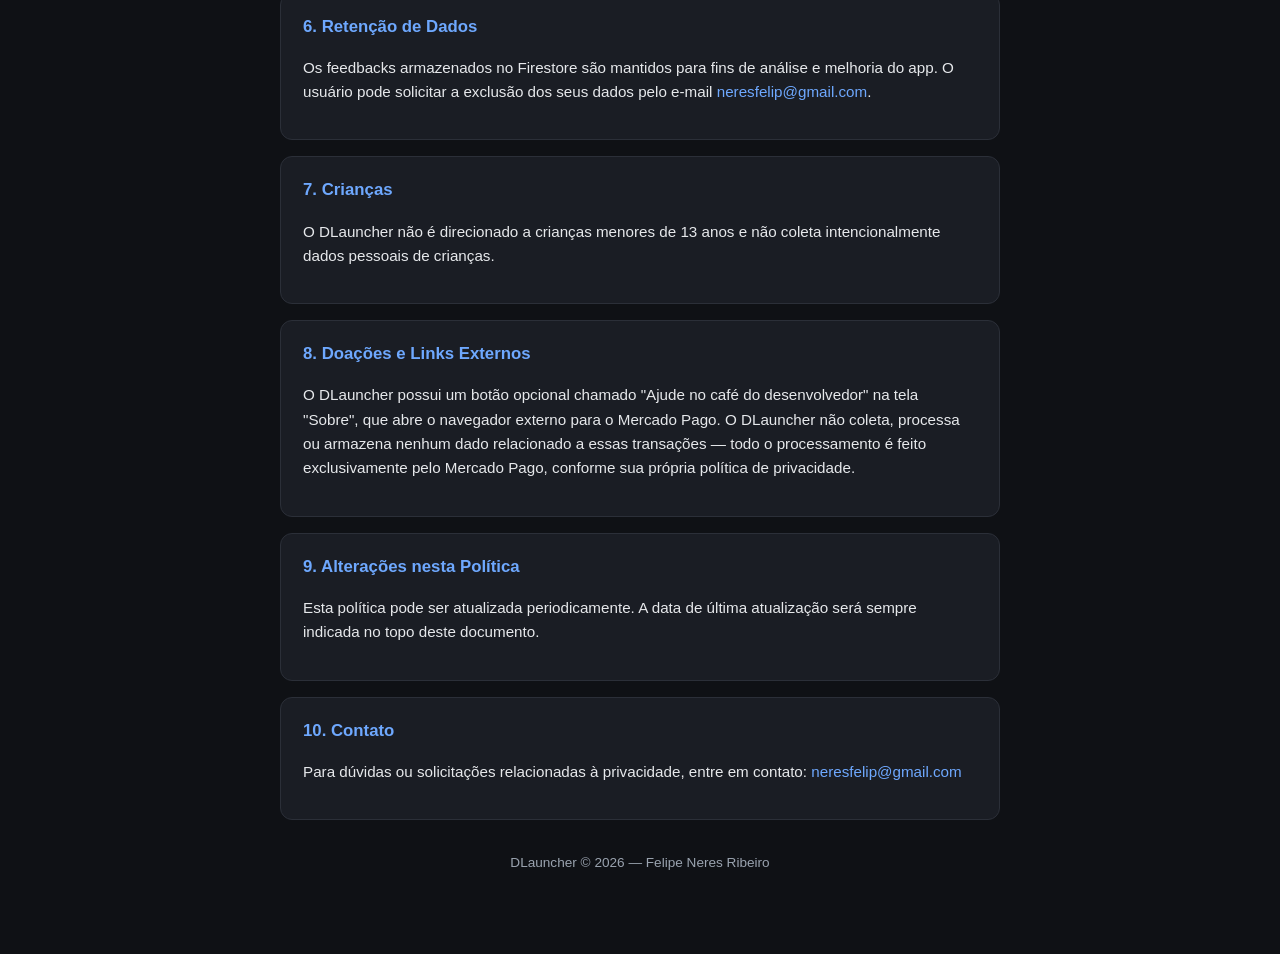
<file: privacy-policy.html>
<!DOCTYPE html>
<html lang="pt-BR">
<head>
<meta charset="UTF-8">
<meta name="viewport" content="width=device-width, initial-scale=1.0">
<title>Política de Privacidade — DLauncher</title>
<style>
  :root {
    --bg: #0f1115;
    --card: #1a1d24;
    --text: #e6e8eb;
    --muted: #9aa3af;
    --accent: #6ea8fe;
    --border: #2b2f38;
  }
  * { box-sizing: border-box; }
  body {
    margin: 0;
    font-family: -apple-system, BlinkMacSystemFont, "Segoe UI", Roboto, Helvetica, Arial, sans-serif;
    background: var(--bg);
    color: var(--text);
    line-height: 1.6;
  }
  .wrapper {
    max-width: 760px;
    margin: 0 auto;
    padding: 32px 20px 80px;
  }
  header {
    text-align: center;
    margin-bottom: 32px;
  }
  header h1 {
    font-size: 1.8rem;
    margin-bottom: 4px;
  }
  header p {
    color: var(--muted);
    font-size: 0.9rem;
    margin: 2px 0;
  }
  nav.lang-switch {
    display: flex;
    gap: 8px;
    justify-content: center;
    margin: 24px 0;
    flex-wrap: wrap;
  }
  nav.lang-switch button {
    background: var(--card);
    border: 1px solid var(--border);
    color: var(--text);
    padding: 8px 16px;
    border-radius: 999px;
    font-size: 0.9rem;
    cursor: pointer;
    transition: background 0.15s, border-color 0.15s;
  }
  nav.lang-switch button.active {
    background: var(--accent);
    color: #0f1115;
    border-color: var(--accent);
    font-weight: 600;
  }
  .lang-section { display: none; }
  .lang-section.active { display: block; }

  .card {
    background: var(--card);
    border: 1px solid var(--border);
    border-radius: 12px;
    padding: 20px 22px;
    margin-bottom: 16px;
  }
  .card h2 {
    font-size: 1.05rem;
    margin: 0 0 10px;
    color: var(--accent);
  }
  .card p, .card li { font-size: 0.95rem; }
  .card ul { margin: 8px 0; padding-left: 20px; }
  .card strong { color: var(--text); }
  .service-name {
    display: block;
    font-weight: 600;
    margin-bottom: 4px;
  }
  a { color: var(--accent); text-decoration: none; }
  a:hover { text-decoration: underline; }
  code {
    background: #2b2f38;
    padding: 2px 6px;
    border-radius: 4px;
    font-size: 0.85em;
  }
  footer {
    text-align: center;
    margin-top: 32px;
    color: var(--muted);
    font-size: 0.85rem;
  }
</style>
</head>
<body>
<div class="wrapper">

  <header>
    <h1>Política de Privacidade — DLauncher</h1>
    <p>Última atualização: Junho de 2026</p>
    <p>Desenvolvedor: Felipe Neres Ribeiro · neresfelip@gmail.com</p>
  </header>

  <nav class="lang-switch">
    <button class="active" onclick="showLang('pt')">Português</button>
    <button onclick="showLang('en')">English</button>
    <button onclick="showLang('es')">Español</button>
  </nav>

  <!-- ================= PT ================= -->
  <section class="lang-section active" id="pt">

    <div class="card">
      <h2>1. Informações Gerais</h2>
      <p>Esta Política de Privacidade descreve como o DLauncher coleta, usa e protege as informações dos usuários. Ao usar o aplicativo, você concorda com os termos descritos neste documento.</p>
    </div>

    <div class="card">
      <h2>2. Dados Coletados por Terceiros</h2>
      <p>O DLauncher integra os seguintes serviços de terceiros, que podem coletar dados automaticamente:</p>
      <ul>
        <li><span class="service-name">Firebase Analytics e Crashlytics (Google)</span>Coleta dados de uso anônimos, informações de dispositivo e relatórios de falhas para fins de diagnóstico e melhoria do app. <a href="https://policies.google.com/privacy" target="_blank">Política de privacidade</a></li>
        <li><span class="service-name">Google AdMob</span>Exibe anúncios e pode coletar identificadores de dispositivo e dados de interação com anúncios. <a href="https://policies.google.com/privacy" target="_blank">Política de privacidade</a></li>
        <li><span class="service-name">Google Play Billing</span>Processa compras dentro do app (versão premium). Os dados de pagamento são gerenciados exclusivamente pelo Google. <a href="https://policies.google.com/privacy" target="_blank">Política de privacidade</a></li>
        <li><span class="service-name">Google Firebase Firestore</span>Armazena feedbacks enviados voluntariamente pelo usuário através do app.</li>
      </ul>
    </div>

    <div class="card">
      <h2>3. Dados Coletados Diretamente pelo App</h2>
      <p><strong>Feedback do usuário</strong><br>
      O DLauncher oferece um campo opcional para envio de feedback. O usuário pode ou não informar um nome — qualquer texto inserido é de livre escolha do usuário. Esses dados são armazenados no Firebase Firestore e usados exclusivamente para melhoria do app.</p>
      <p><strong>Dados de notificação</strong><br>
      O app utiliza o <code>NotificationListenerService</code> para exibir badges de notificação nos ícones dos apps. Nenhum conteúdo das notificações é lido, armazenado ou compartilhado.</p>
    </div>

    <div class="card">
      <h2>4. Dados Não Coletados</h2>
      <p>O DLauncher <strong>não</strong> coleta:</p>
      <ul>
        <li>Dados de localização</li>
        <li>Contatos</li>
        <li>Histórico de chamadas</li>
        <li>Mensagens</li>
        <li>Fotos ou arquivos do dispositivo</li>
      </ul>
    </div>

    <div class="card">
      <h2>5. Compartilhamento de Dados</h2>
      <p>O DLauncher não vende nem compartilha dados pessoais com terceiros, exceto os serviços descritos na seção 2 para funcionamento do app.</p>
    </div>

    <div class="card">
      <h2>6. Retenção de Dados</h2>
      <p>Os feedbacks armazenados no Firestore são mantidos para fins de análise e melhoria do app. O usuário pode solicitar a exclusão dos seus dados pelo e-mail <a href="mailto:neresfelip@gmail.com">neresfelip@gmail.com</a>.</p>
    </div>

    <div class="card">
      <h2>7. Crianças</h2>
      <p>O DLauncher não é direcionado a crianças menores de 13 anos e não coleta intencionalmente dados pessoais de crianças.</p>
    </div>

    <div class="card">
      <h2>8. Doações e Links Externos</h2>
      <p>O DLauncher possui um botão opcional chamado "Ajude no café do desenvolvedor" na tela "Sobre", que abre o navegador externo para o Mercado Pago. O DLauncher não coleta, processa ou armazena nenhum dado relacionado a essas transações — todo o processamento é feito exclusivamente pelo Mercado Pago, conforme sua própria política de privacidade.</p>
    </div>

    <div class="card">
      <h2>9. Alterações nesta Política</h2>
      <p>Esta política pode ser atualizada periodicamente. A data de última atualização será sempre indicada no topo deste documento.</p>
    </div>

    <div class="card">
      <h2>10. Contato</h2>
      <p>Para dúvidas ou solicitações relacionadas à privacidade, entre em contato: <a href="mailto:neresfelip@gmail.com">neresfelip@gmail.com</a></p>
    </div>

  </section>

  <!-- ================= EN ================= -->
  <section class="lang-section" id="en">

    <div class="card">
      <h2>1. General Information</h2>
      <p>This Privacy Policy describes how DLauncher collects, uses, and protects user information. By using the app, you agree to the terms described in this document.</p>
    </div>

    <div class="card">
      <h2>2. Data Collected by Third Parties</h2>
      <p>DLauncher integrates the following third-party services, which may automatically collect data:</p>
      <ul>
        <li><span class="service-name">Firebase Analytics and Crashlytics (Google)</span>Collects anonymous usage data, device information, and crash reports for diagnostic and improvement purposes. <a href="https://policies.google.com/privacy" target="_blank">Privacy policy</a></li>
        <li><span class="service-name">Google AdMob</span>Displays ads and may collect device identifiers and ad interaction data. <a href="https://policies.google.com/privacy" target="_blank">Privacy policy</a></li>
        <li><span class="service-name">Google Play Billing</span>Processes in-app purchases (premium version). Payment data is managed exclusively by Google. <a href="https://policies.google.com/privacy" target="_blank">Privacy policy</a></li>
        <li><span class="service-name">Google Firebase Firestore</span>Stores feedback voluntarily submitted by the user through the app.</li>
      </ul>
    </div>

    <div class="card">
      <h2>3. Data Collected Directly by the App</h2>
      <p><strong>User feedback</strong><br>
      DLauncher provides an optional feedback field. Users may or may not include a name — any text entered is entirely the user's choice. This data is stored in Firebase Firestore and used solely for app improvement purposes.</p>
      <p><strong>Notification data</strong><br>
      The app uses <code>NotificationListenerService</code> to display notification badges on app icons. No notification content is read, stored, or shared.</p>
    </div>

    <div class="card">
      <h2>4. Data Not Collected</h2>
      <p>DLauncher does <strong>not</strong> collect:</p>
      <ul>
        <li>Location data</li>
        <li>Contacts</li>
        <li>Call history</li>
        <li>Messages</li>
        <li>Photos or device files</li>
      </ul>
    </div>

    <div class="card">
      <h2>5. Data Sharing</h2>
      <p>DLauncher does not sell or share personal data with third parties, except for the services described in section 2 required for app functionality.</p>
    </div>

    <div class="card">
      <h2>6. Data Retention</h2>
      <p>Feedback stored in Firestore is retained for analysis and app improvement. Users may request deletion of their data by contacting <a href="mailto:neresfelip@gmail.com">neresfelip@gmail.com</a>.</p>
    </div>

    <div class="card">
      <h2>7. Children</h2>
      <p>DLauncher is not directed at children under 13 years of age and does not knowingly collect personal data from children.</p>
    </div>

    <div class="card">
      <h2>8. Donations and External Links</h2>
      <p>DLauncher includes an optional button called "Buy the developer a coffee" on the "About" screen, which opens the external browser to Mercado Pago. DLauncher does not collect, process, or store any data related to these transactions — all processing is handled exclusively by Mercado Pago, according to its own privacy policy.</p>
    </div>

    <div class="card">
      <h2>9. Changes to This Policy</h2>
      <p>This policy may be updated periodically. The last updated date will always be indicated at the top of this document.</p>
    </div>

    <div class="card">
      <h2>10. Contact</h2>
      <p>For privacy-related questions or requests, please contact: <a href="mailto:neresfelip@gmail.com">neresfelip@gmail.com</a></p>
    </div>

  </section>

  <!-- ================= ES ================= -->
  <section class="lang-section" id="es">

    <div class="card">
      <h2>1. Información General</h2>
      <p>Esta Política de Privacidad describe cómo DLauncher recopila, usa y protege la información de los usuarios. Al usar la aplicación, aceptas los términos descritos en este documento.</p>
    </div>

    <div class="card">
      <h2>2. Datos Recopilados por Terceros</h2>
      <p>DLauncher integra los siguientes servicios de terceros, que pueden recopilar datos automáticamente:</p>
      <ul>
        <li><span class="service-name">Firebase Analytics y Crashlytics (Google)</span>Recopila datos de uso anónimos, información del dispositivo e informes de errores con fines de diagnóstico y mejora de la app. <a href="https://policies.google.com/privacy" target="_blank">Política de privacidad</a></li>
        <li><span class="service-name">Google AdMob</span>Muestra anuncios y puede recopilar identificadores de dispositivo y datos de interacción con anuncios. <a href="https://policies.google.com/privacy" target="_blank">Política de privacidad</a></li>
        <li><span class="service-name">Google Play Billing</span>Procesa compras dentro de la app (versión premium). Los datos de pago son gestionados exclusivamente por Google. <a href="https://policies.google.com/privacy" target="_blank">Política de privacidad</a></li>
        <li><span class="service-name">Google Firebase Firestore</span>Almacena comentarios enviados voluntariamente por el usuario a través de la app.</li>
      </ul>
    </div>

    <div class="card">
      <h2>3. Datos Recopilados Directamente por la App</h2>
      <p><strong>Comentarios del usuario</strong><br>
      DLauncher ofrece un campo opcional para enviar comentarios. El usuario puede o no incluir un nombre — cualquier texto ingresado es de libre elección del usuario. Estos datos se almacenan en Firebase Firestore y se utilizan exclusivamente para mejorar la app.</p>
      <p><strong>Datos de notificaciones</strong><br>
      La app utiliza <code>NotificationListenerService</code> para mostrar insignias de notificación en los íconos de las apps. Ningún contenido de las notificaciones es leído, almacenado ni compartido.</p>
    </div>

    <div class="card">
      <h2>4. Datos No Recopilados</h2>
      <p>DLauncher <strong>no</strong> recopila:</p>
      <ul>
        <li>Datos de ubicación</li>
        <li>Contactos</li>
        <li>Historial de llamadas</li>
        <li>Mensajes</li>
        <li>Fotos o archivos del dispositivo</li>
      </ul>
    </div>

    <div class="card">
      <h2>5. Compartición de Datos</h2>
      <p>DLauncher no vende ni comparte datos personales con terceros, excepto los servicios descritos en la sección 2 necesarios para el funcionamiento de la app.</p>
    </div>

    <div class="card">
      <h2>6. Retención de Datos</h2>
      <p>Los comentarios almacenados en Firestore se conservan para análisis y mejora de la app. El usuario puede solicitar la eliminación de sus datos escribiendo a <a href="mailto:neresfelip@gmail.com">neresfelip@gmail.com</a>.</p>
    </div>

    <div class="card">
      <h2>7. Menores de Edad</h2>
      <p>DLauncher no está dirigido a menores de 13 años y no recopila intencionalmente datos personales de niños.</p>
    </div>

    <div class="card">
      <h2>8. Donaciones y Enlaces Externos</h2>
      <p>DLauncher incluye un botón opcional llamado "Ayuda con el café del desarrollador" en la pantalla "Acerca de", que abre el navegador externo hacia Mercado Pago. DLauncher no recopila, procesa ni almacena ningún dato relacionado con estas transacciones — todo el procesamiento es realizado exclusivamente por Mercado Pago, conforme a su propia política de privacidad.</p>
    </div>

    <div class="card">
      <h2>9. Cambios en esta Política</h2>
      <p>Esta política puede actualizarse periódicamente. La fecha de última actualización siempre estará indicada en la parte superior de este documento.</p>
    </div>

    <div class="card">
      <h2>10. Contacto</h2>
      <p>Para consultas o solicitudes relacionadas con la privacidad, contacta a: <a href="mailto:neresfelip@gmail.com">neresfelip@gmail.com</a></p>
    </div>

  </section>

  <footer>
    DLauncher © 2026 — Felipe Neres Ribeiro
  </footer>

</div>

<script>
function showLang(lang) {
  document.querySelectorAll('.lang-section').forEach(s => s.classList.remove('active'));
  document.querySelectorAll('.lang-switch button').forEach(b => b.classList.remove('active'));
  document.getElementById(lang).classList.add('active');
  event.target.classList.add('active');
}
</script>

</body>
</html>
</file>
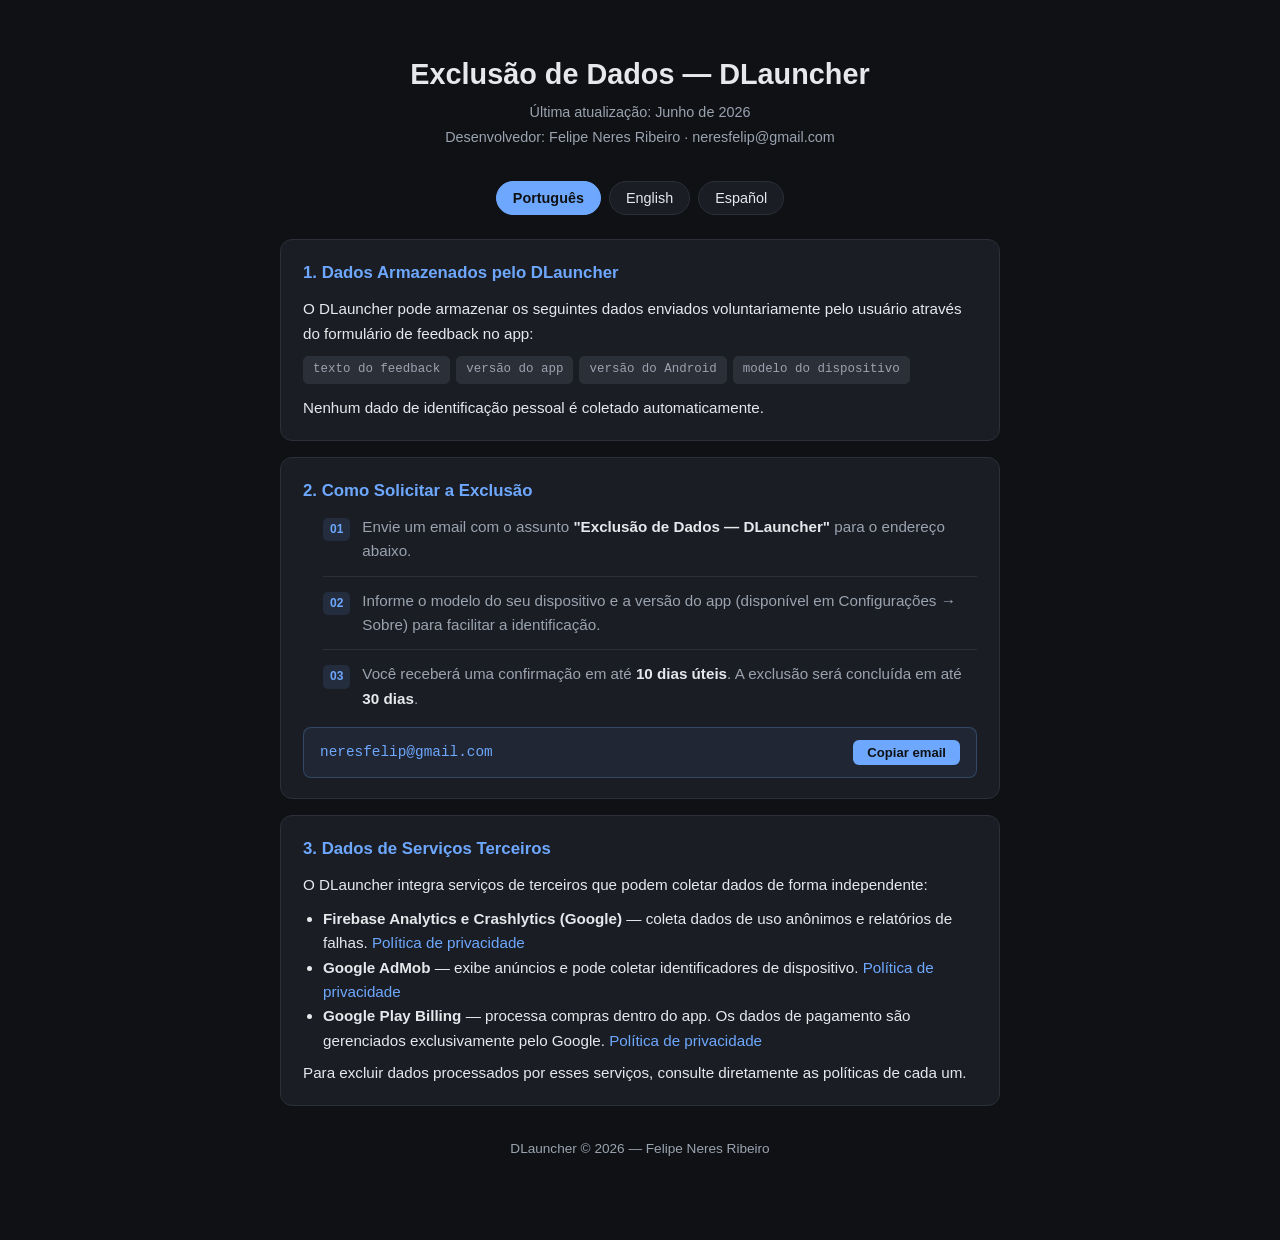
<file: dlauncher/privacy-policy/data-deletion.html>
<!DOCTYPE html>
<html lang="pt-BR">
<head>
<meta charset="UTF-8">
<meta name="viewport" content="width=device-width, initial-scale=1.0">
<title>Exclusão de Dados — DLauncher</title>
<link rel="stylesheet" href="data-deletion.css">
</head>
<body>
<div class="wrapper">

  <header>
    <h1>Exclusão de Dados — DLauncher</h1>
    <p>Última atualização: Junho de 2026</p>
    <p>Desenvolvedor: Felipe Neres Ribeiro · neresfelip@gmail.com</p>
  </header>

  <nav class="lang-switch">
    <button class="active" onclick="showLang('pt')">Português</button>
    <button onclick="showLang('en')">English</button>
    <button onclick="showLang('es')">Español</button>
  </nav>

  <!-- ================= PT ================= -->
  <section class="lang-section active" id="pt">

    <div class="card">
      <h2>1. Dados Armazenados pelo DLauncher</h2>
      <p>O DLauncher pode armazenar os seguintes dados enviados voluntariamente pelo usuário através do formulário de feedback no app:</p>
      <div class="tag-row">
        <span class="tag">texto do feedback</span>
        <span class="tag">versão do app</span>
        <span class="tag">versão do Android</span>
        <span class="tag">modelo do dispositivo</span>
      </div>
      <p style="margin-top: 12px;">Nenhum dado de identificação pessoal é coletado automaticamente.</p>
    </div>

    <div class="card">
      <h2>2. Como Solicitar a Exclusão</h2>
      <ul class="step-list">
        <li>
          <span class="step-num">01</span>
          <span>Envie um email com o assunto <strong>"Exclusão de Dados — DLauncher"</strong> para o endereço abaixo.</span>
        </li>
        <li>
          <span class="step-num">02</span>
          <span>Informe o modelo do seu dispositivo e a versão do app (disponível em Configurações → Sobre) para facilitar a identificação.</span>
        </li>
        <li>
          <span class="step-num">03</span>
          <span>Você receberá uma confirmação em até <strong>10 dias úteis</strong>. A exclusão será concluída em até <strong>30 dias</strong>.</span>
        </li>
      </ul>
      <div class="email-block">
        <span>neresfelip@gmail.com</span>
        <button class="copy-btn" onclick="copyEmail(this, 'Copiar email')">Copiar email</button>
      </div>
    </div>

    <div class="card">
      <h2>3. Dados de Serviços Terceiros</h2>
      <p>O DLauncher integra serviços de terceiros que podem coletar dados de forma independente:</p>
      <ul>
        <li><strong>Firebase Analytics e Crashlytics (Google)</strong> — coleta dados de uso anônimos e relatórios de falhas. <a href="https://firebase.google.com/support/privacy" target="_blank">Política de privacidade</a></li>
        <li><strong>Google AdMob</strong> — exibe anúncios e pode coletar identificadores de dispositivo. <a href="https://policies.google.com/privacy" target="_blank">Política de privacidade</a></li>
        <li><strong>Google Play Billing</strong> — processa compras dentro do app. Os dados de pagamento são gerenciados exclusivamente pelo Google. <a href="https://policies.google.com/privacy" target="_blank">Política de privacidade</a></li>
      </ul>
      <p>Para excluir dados processados por esses serviços, consulte diretamente as políticas de cada um.</p>
    </div>

  </section>

  <!-- ================= EN ================= -->
  <section class="lang-section" id="en">

    <div class="card">
      <h2>1. Data Stored by DLauncher</h2>
      <p>DLauncher may store the following data voluntarily submitted by the user through the in-app feedback form:</p>
      <div class="tag-row">
        <span class="tag">feedback text</span>
        <span class="tag">app version</span>
        <span class="tag">Android version</span>
        <span class="tag">device model</span>
      </div>
      <p style="margin-top: 12px;">No personally identifiable information is collected automatically.</p>
    </div>

    <div class="card">
      <h2>2. How to Request Deletion</h2>
      <ul class="step-list">
        <li>
          <span class="step-num">01</span>
          <span>Send an email with the subject <strong>"Data Deletion — DLauncher"</strong> to the address below.</span>
        </li>
        <li>
          <span class="step-num">02</span>
          <span>Include your device model and app version (available under Settings → About) to help us identify your data.</span>
        </li>
        <li>
          <span class="step-num">03</span>
          <span>You will receive a confirmation within <strong>10 business days</strong>. Deletion will be completed within <strong>30 days</strong>.</span>
        </li>
      </ul>
      <div class="email-block">
        <span>neresfelip@gmail.com</span>
        <button class="copy-btn" onclick="copyEmail(this, 'Copy email')">Copy email</button>
      </div>
    </div>

    <div class="card">
      <h2>3. Third-Party Service Data</h2>
      <p>DLauncher integrates third-party services that may collect data independently:</p>
      <ul>
        <li><strong>Firebase Analytics &amp; Crashlytics (Google)</strong> — collects anonymous usage data and crash reports. <a href="https://firebase.google.com/support/privacy" target="_blank">Privacy policy</a></li>
        <li><strong>Google AdMob</strong> — displays ads and may collect device identifiers. <a href="https://policies.google.com/privacy" target="_blank">Privacy policy</a></li>
        <li><strong>Google Play Billing</strong> — processes in-app purchases. Payment data is managed exclusively by Google. <a href="https://policies.google.com/privacy" target="_blank">Privacy policy</a></li>
      </ul>
      <p>To delete data processed by these services, please refer to their respective privacy policies directly.</p>
    </div>

  </section>

  <!-- ================= ES ================= -->
  <section class="lang-section" id="es">

    <div class="card">
      <h2>1. Datos Almacenados por DLauncher</h2>
      <p>DLauncher puede almacenar los siguientes datos enviados voluntariamente por el usuario a través del formulario de comentarios en la app:</p>
      <div class="tag-row">
        <span class="tag">texto del comentario</span>
        <span class="tag">versión de la app</span>
        <span class="tag">versión de Android</span>
        <span class="tag">modelo del dispositivo</span>
      </div>
      <p style="margin-top: 12px;">No se recopila automáticamente ningún dato de identificación personal.</p>
    </div>

    <div class="card">
      <h2>2. Cómo Solicitar la Eliminación</h2>
      <ul class="step-list">
        <li>
          <span class="step-num">01</span>
          <span>Envía un correo con el asunto <strong>"Eliminación de Datos — DLauncher"</strong> a la dirección indicada a continuación.</span>
        </li>
        <li>
          <span class="step-num">02</span>
          <span>Indica el modelo de tu dispositivo y la versión de la app (disponible en Ajustes → Acerca de) para facilitar la identificación.</span>
        </li>
        <li>
          <span class="step-num">03</span>
          <span>Recibirás una confirmación en un plazo de <strong>10 días hábiles</strong>. La eliminación se completará en un máximo de <strong>30 días</strong>.</span>
        </li>
      </ul>
      <div class="email-block">
        <span>neresfelip@gmail.com</span>
        <button class="copy-btn" onclick="copyEmail(this, 'Copiar correo')">Copiar correo</button>
      </div>
    </div>

    <div class="card">
      <h2>3. Datos de Servicios de Terceros</h2>
      <p>DLauncher integra servicios de terceros que pueden recopilar datos de forma independiente:</p>
      <ul>
        <li><strong>Firebase Analytics y Crashlytics (Google)</strong> — recopila datos de uso anónimos e informes de fallos. <a href="https://firebase.google.com/support/privacy" target="_blank">Política de privacidad</a></li>
        <li><strong>Google AdMob</strong> — muestra anuncios y puede recopilar identificadores del dispositivo. <a href="https://policies.google.com/privacy" target="_blank">Política de privacidad</a></li>
        <li><strong>Google Play Billing</strong> — procesa compras dentro de la app. Los datos de pago son gestionados exclusivamente por Google. <a href="https://policies.google.com/privacy" target="_blank">Política de privacidad</a></li>
      </ul>
      <p>Para eliminar los datos procesados por estos servicios, consulta directamente sus respectivas políticas de privacidad.</p>
    </div>

  </section>

  <footer>
    DLauncher © 2026 — Felipe Neres Ribeiro
  </footer>

</div>

<script>
function showLang(lang) {
  document.querySelectorAll('.lang-section').forEach(s => s.classList.remove('active'));
  document.querySelectorAll('.lang-switch button').forEach(b => b.classList.remove('active'));
  document.getElementById(lang).classList.add('active');
  event.target.classList.add('active');
}

function copyEmail(btn, originalLabel) {
  navigator.clipboard.writeText('neresfelip@gmail.com').then(() => {
    btn.textContent = '✓';
    setTimeout(() => btn.textContent = originalLabel, 2000);
  });
}
</script>

</body>
</html>
</file>
<file: styles.css>
*, *::before, *::after { box-sizing: border-box; margin: 0; padding: 0; }

    :root {
      --bg:        #0D0D0D;
      --surface:   #141414;
      --border:    #222222;
      --accent:    #5B8FFF;
      --accent-dim:#1A2A52;
      --text:      #F0F0F0;
      --muted:     #666666;
      --mono:      'JetBrains Mono', monospace;
      --sans:      'Space Grotesk', sans-serif;
      --body:      'Inter', sans-serif;
    }

    html { scroll-behavior: smooth; }

    body {
      background: var(--bg);
      color: var(--text);
      font-family: var(--body);
      font-size: 16px;
      line-height: 1.6;
      -webkit-font-smoothing: antialiased;
    }

    /* ── NAV ── */
    nav {
      position: fixed;
      top: 0; left: 0; right: 0;
      z-index: 100;
      display: flex;
      justify-content: space-between;
      align-items: center;
      padding: 1.25rem 2rem;
      background: rgba(13,13,13,0.85);
      backdrop-filter: blur(12px);
      border-bottom: 1px solid var(--border);
    }
    .nav-logo {
      font-family: var(--mono);
      font-size: 0.85rem;
      color: var(--accent);
      letter-spacing: 0.02em;
    }
    .nav-links {
      display: flex;
      gap: 2rem;
      list-style: none;
    }
    .nav-links a {
      font-family: var(--sans);
      font-size: 0.85rem;
      font-weight: 500;
      color: var(--muted);
      text-decoration: none;
      letter-spacing: 0.04em;
      text-transform: uppercase;
      transition: color 0.2s;
    }
    .nav-links a:hover { color: var(--text); }

    /* ── HERO ── */
    #hero {
      min-height: 100vh;
      display: flex;
      flex-direction: column;
      justify-content: center;
      padding: 0 2rem;
      max-width: 900px;
      margin: 0 auto;
    }
    .hero-eyebrow {
      font-family: var(--mono);
      font-size: 0.8rem;
      color: var(--accent);
      letter-spacing: 0.1em;
      margin-bottom: 1.5rem;
      opacity: 0;
      animation: fadeUp 0.5s ease forwards 0.2s;
    }
    .hero-terminal {
      font-family: var(--mono);
      font-size: clamp(2rem, 5vw, 3.5rem);
      font-weight: 500;
      color: var(--text);
      margin-bottom: 1.5rem;
      min-height: 1.2em;
      opacity: 0;
      animation: fadeUp 0.5s ease forwards 0.4s;
    }
    .hero-terminal .prompt { color: var(--muted); }
    .hero-terminal .typed { color: var(--text); }
    .hero-terminal .cursor {
      display: inline-block;
      width: 3px;
      height: 0.9em;
      background: var(--accent);
      margin-left: 2px;
      vertical-align: middle;
      animation: blink 1s step-end infinite;
    }
    @keyframes blink { 0%,100%{opacity:1} 50%{opacity:0} }

    .hero-sub {
      font-size: clamp(1rem, 2.5vw, 1.2rem);
      color: var(--muted);
      max-width: 540px;
      line-height: 1.7;
      opacity: 0;
      animation: fadeUp 0.5s ease forwards 0.6s;
    }
    .hero-sub strong { color: var(--text); font-weight: 500; }

    .hero-cta {
      margin-top: 2.5rem;
      display: flex;
      gap: 1rem;
      flex-wrap: wrap;
      opacity: 0;
      animation: fadeUp 0.5s ease forwards 0.8s;
    }
    .btn {
      display: inline-flex;
      align-items: center;
      gap: 0.5rem;
      padding: 0.75rem 1.5rem;
      border-radius: 6px;
      font-family: var(--sans);
      font-size: 0.9rem;
      font-weight: 600;
      text-decoration: none;
      transition: all 0.2s;
      cursor: pointer;
      border: none;
    }
    .btn-primary {
      background: var(--accent);
      color: #fff;
    }
    .btn-primary:hover { background: #7aa3ff; transform: translateY(-1px); }
    .btn-ghost {
      background: transparent;
      color: var(--text);
      border: 1px solid var(--border);
    }
    .btn-ghost:hover { border-color: var(--accent); color: var(--accent); transform: translateY(-1px); }

    @keyframes fadeUp {
      from { opacity: 0; transform: translateY(16px); }
      to   { opacity: 1; transform: translateY(0); }
    }

    /* ── SECTIONS ── */
    section {
      padding: 6rem 2rem;
      max-width: 900px;
      margin: 0 auto;
    }
    .section-label {
      font-family: var(--mono);
      font-size: 0.75rem;
      color: var(--accent);
      letter-spacing: 0.12em;
      text-transform: uppercase;
      margin-bottom: 0.75rem;
    }
    .section-title {
      font-family: var(--sans);
      font-size: clamp(1.6rem, 3vw, 2.2rem);
      font-weight: 700;
      color: var(--text);
      margin-bottom: 3rem;
      letter-spacing: -0.02em;
    }

    /* ── PROJECTS ── */
    .projects-grid {
      display: grid;
      grid-template-columns: repeat(auto-fill, minmax(380px, 1fr));
      gap: 1.25rem;
    }
    .project-card {
      background: var(--surface);
      border: 1px solid var(--border);
      border-radius: 12px;
      padding: 1.75rem;
      transition: border-color 0.25s, transform 0.25s;
      position: relative;
      overflow: hidden;
    }
    .project-card::before {
      content: '';
      position: absolute;
      top: 0; left: 0; right: 0;
      height: 2px;
      background: var(--accent);
      transform: scaleX(0);
      transform-origin: left;
      transition: transform 0.3s ease;
    }
    .project-card:hover { border-color: #333; transform: translateY(-3px); }
    .project-card:hover::before { transform: scaleX(1); }

    .project-header {
      display: flex;
      justify-content: space-between;
      align-items: flex-start;
      margin-bottom: 0.75rem;
    }
    .project-name {
      font-family: var(--sans);
      font-size: 1.15rem;
      font-weight: 700;
      color: var(--text);
    }
    .project-status {
      font-family: var(--mono);
      font-size: 0.7rem;
      padding: 0.2rem 0.6rem;
      border-radius: 999px;
      font-weight: 500;
      letter-spacing: 0.05em;
    }
    .status-beta {
      background: var(--accent-dim);
      color: var(--accent);
    }
    .status-prod {
      background: #0d2e1a;
      color: #4ade80;
    }
    .status-prev {
      background: #1a1a2e;
      color: #a78bfa;
    }
    .project-desc {
      font-size: 0.9rem;
      color: var(--muted);
      line-height: 1.65;
      margin-bottom: 1.25rem;
    }
    .project-company {
      font-family: var(--mono);
      font-size: 0.72rem;
      color: var(--muted);
      letter-spacing: 0.06em;
      margin-bottom: 0.75rem;
      opacity: 0.8;
    }
    .project-tags {
      display: flex;
      flex-wrap: wrap;
      gap: 0.4rem;
    }
    .tag {
      font-family: var(--mono);
      font-size: 0.7rem;
      color: var(--muted);
      border: 1px solid var(--border);
      border-radius: 4px;
      padding: 0.2rem 0.5rem;
    }
    .project-link {
      display: flex;
      flex-direction: column;
      gap: 0.5rem;
      margin-top: 1.25rem;
      font-family: var(--sans);
      font-size: 0.82rem;
      font-weight: 600;
      color: var(--accent);
      text-decoration: none;
      letter-spacing: 0.02em;
      transition: gap 0.2s;
    }
    .project-link:hover { gap: 0.55rem; }

    /* ── SKILLS ── */
    .skills-grid {
      display: grid;
      grid-template-columns: repeat(auto-fill, minmax(200px, 1fr));
      gap: 1rem;
    }
    .skill-group {
      background: var(--surface);
      border: 1px solid var(--border);
      border-radius: 10px;
      padding: 1.25rem;
    }
    .skill-group-title {
      font-family: var(--mono);
      font-size: 0.72rem;
      color: var(--accent);
      letter-spacing: 0.1em;
      text-transform: uppercase;
      margin-bottom: 0.75rem;
    }
    .skill-list {
      list-style: none;
      display: flex;
      flex-direction: column;
      gap: 0.4rem;
    }
    .skill-list li {
      font-size: 0.85rem;
      color: var(--muted);
    }

    /* ── CONTACT ── */
    #contact {
      border-top: 1px solid var(--border);
    }
    .contact-grid {
      display: grid;
      grid-template-columns: 1fr 1fr;
      gap: 1rem;
    }
    @media (max-width: 600px) {
      .contact-grid { grid-template-columns: 1fr; }
    }
    .contact-link {
      display: flex;
      align-items: center;
      gap: 0.75rem;
      padding: 1rem 1.25rem;
      background: var(--surface);
      border: 1px solid var(--border);
      border-radius: 10px;
      text-decoration: none;
      transition: border-color 0.2s, transform 0.2s;
      color: var(--text);
    }
    .contact-link:hover { border-color: var(--accent); transform: translateY(-2px); }
    .contact-icon {
      width: 36px; height: 36px;
      background: var(--accent-dim);
      border-radius: 8px;
      display: flex;
      align-items: center;
      justify-content: center;
      flex-shrink: 0;
    }
    .contact-icon svg { width: 18px; height: 18px; fill: var(--accent); }
    .contact-label {
      font-family: var(--mono);
      font-size: 0.7rem;
      color: var(--muted);
      letter-spacing: 0.08em;
      text-transform: uppercase;
    }
    .contact-value {
      font-family: var(--sans);
      font-size: 0.9rem;
      font-weight: 500;
      color: var(--text);
      margin-top: 0.1rem;
    }

    /* ── FOOTER ── */
    footer {
      text-align: center;
      padding: 2rem;
      font-family: var(--mono);
      font-size: 0.75rem;
      color: var(--muted);
      border-top: 1px solid var(--border);
    }

    /* ── RESPONSIVE ── */
    @media (max-width: 640px) {
      nav { padding: 1rem; }
      .nav-links { gap: 1.25rem; }
      .projects-grid { grid-template-columns: 1fr; }
      #hero { padding: 0 1.25rem; }
      section { padding: 4rem 1.25rem; }
    }
    @media (prefers-reduced-motion: reduce) {
      *, *::before, *::after { animation-duration: 0.01ms !important; transition-duration: 0.01ms !important; }
    }
</file>
<file: dlauncher/styles.css>
:root {
    --bg: #0f1115;
    --card: #1a1d24;
    --text: #e6e8eb;
    --muted: #9aa3af;
    --accent: #6ea8fe;
    --border: #2b2f38;
  }
  * { box-sizing: border-box; margin: 0; padding: 0; }
  body {
    font-family: -apple-system, BlinkMacSystemFont, "Segoe UI", Roboto, Helvetica, Arial, sans-serif;
    background: var(--bg);
    color: var(--text);
    line-height: 1.6;
  }
  .wrapper {
    max-width: 760px;
    margin: 0 auto;
    padding: 32px 20px 80px;
  }

  /* ── Hero ── */
  .hero {
    text-align: center;
    padding: 56px 0 48px;
  }
  .hero-eyebrow {
    display: inline-block;
    font-size: 0.75rem;
    font-weight: 600;
    letter-spacing: 0.12em;
    text-transform: uppercase;
    color: var(--accent);
    background: rgba(110, 168, 254, 0.10);
    border: 1px solid rgba(110, 168, 254, 0.22);
    border-radius: 999px;
    padding: 4px 14px;
    margin-bottom: 22px;
  }
  .hero h1 {
    font-size: clamp(2rem, 6vw, 3rem);
    font-weight: 700;
    letter-spacing: -0.02em;
    line-height: 1.15;
    margin-bottom: 16px;
  }
  .hero h1 span {
    color: var(--accent);
  }
  .hero p {
    color: var(--muted);
    font-size: 1.05rem;
    max-width: 480px;
    margin: 0 auto 32px;
  }
  .cta-row {
    display: flex;
    gap: 12px;
    justify-content: center;
    flex-wrap: wrap;
  }
  .btn-primary {
    display: inline-flex;
    align-items: center;
    gap: 8px;
    background: var(--accent);
    color: #0f1115;
    font-size: 0.9rem;
    font-weight: 700;
    font-family: inherit;
    padding: 12px 24px;
    border-radius: 10px;
    border: none;
    cursor: pointer;
    text-decoration: none;
    transition: opacity 0.15s;
  }
  .btn-primary:hover { opacity: 0.85; text-decoration: none; }
  .btn-secondary {
    display: inline-flex;
    align-items: center;
    gap: 8px;
    background: transparent;
    color: var(--text);
    font-size: 0.9rem;
    font-weight: 600;
    font-family: inherit;
    padding: 12px 24px;
    border-radius: 10px;
    border: 1px solid var(--border);
    cursor: pointer;
    text-decoration: none;
    transition: border-color 0.15s;
  }
  .btn-secondary:hover { border-color: var(--accent); text-decoration: none; }

  /* ── Divider ── */
  .divider {
    border: none;
    border-top: 1px solid var(--border);
    margin: 8px 0 32px;
  }

  /* ── Section title ── */
  .section-title {
    font-size: 0.72rem;
    font-weight: 600;
    letter-spacing: 0.12em;
    text-transform: uppercase;
    color: var(--muted);
    margin-bottom: 16px;
  }

  /* ── Cards ── */
  .card {
    background: var(--card);
    border: 1px solid var(--border);
    border-radius: 12px;
    padding: 20px 22px;
    margin-bottom: 16px;
  }
  .card h2 {
    font-size: 1.05rem;
    margin-bottom: 10px;
    color: var(--accent);
  }
  .card p {
    font-size: 0.95rem;
    color: var(--muted);
    margin-bottom: 10px;
  }
  .card p:last-child { margin-bottom: 0; }
  .card ul {
    font-size: 0.95rem;
    color: var(--muted);
    padding-left: 20px;
    margin: 8px 0 0;
  }
  .card ul li { margin-bottom: 6px; }
  .card ul li:last-child { margin-bottom: 0; }
  .card strong { color: var(--text); }

  /* ── Feature grid ── */
  .feature-grid {
    display: grid;
    grid-template-columns: 1fr 1fr;
    gap: 12px;
    margin-bottom: 16px;
  }
  @media (max-width: 480px) {
    .feature-grid { grid-template-columns: 1fr; }
  }
  .feature-card {
    background: var(--card);
    border: 1px solid var(--border);
    border-radius: 12px;
    padding: 18px 20px;
  }
  .feature-icon {
    font-size: 1.4rem;
    margin-bottom: 10px;
  }
  .feature-card h3 {
    font-size: 0.95rem;
    font-weight: 600;
    margin-bottom: 6px;
    color: var(--text);
  }
  .feature-card p {
    font-size: 0.87rem;
    color: var(--muted);
    line-height: 1.5;
  }

  /* ── Tier carousel ── */
  .tier-carousel-wrapper {
    margin-bottom: 12px;
    overflow: hidden;
  }
  .tier-carousel {
    display: grid;
    grid-template-columns: 1fr 1fr;
    gap: 12px;
  }
  @media (max-width: 560px) {
    .tier-carousel-wrapper {
      overflow-x: auto;
      -webkit-overflow-scrolling: touch;
      scroll-snap-type: x mandatory;
      padding-bottom: 8px;
    }
    .tier-carousel {
      display: flex;
      gap: 12px;
      width: max-content;
    }
    .tier-carousel .plan-card {
      width: 72vw;
      max-width: 300px;
      flex-shrink: 0;
      scroll-snap-align: start;
    }
  }
  .plan-card {
    background: var(--card);
    border: 1px solid var(--border);
    border-radius: 12px;
    padding: 20px;
  }
  .plan-card.featured {
    border-color: rgba(110, 168, 254, 0.45);
    background: rgba(110, 168, 254, 0.05);
  }
  .plan-badge {
    display: inline-block;
    font-size: 0.7rem;
    font-weight: 700;
    letter-spacing: 0.1em;
    text-transform: uppercase;
    background: rgba(110, 168, 254, 0.15);
    color: var(--accent);
    border-radius: 5px;
    padding: 2px 8px;
    margin-bottom: 10px;
  }
  .plan-card h3 {
    font-size: 1.1rem;
    font-weight: 700;
    margin-bottom: 4px;
  }
  .plan-price {
    font-size: 0.85rem;
    color: var(--muted);
    margin-bottom: 16px;
  }
  .plan-price strong {
    font-size: 1.3rem;
    color: var(--text);
    font-weight: 700;
  }
  .plan-features {
    list-style: none;
    padding: 0;
    margin: 0;
    font-size: 0.88rem;
  }
  .plan-features li {
    display: flex;
    align-items: flex-start;
    gap: 8px;
    padding: 5px 0;
    color: var(--muted);
    border-bottom: 1px solid var(--border);
  }
  .plan-features li:last-child { border-bottom: none; }
  .plan-features li .check { color: var(--accent); flex-shrink: 0; }
  .plan-features li .lock { color: #3d4250; flex-shrink: 0; }
  .ads-note {
    font-size: 0.8rem;
    color: var(--muted);
    margin-top: 14px;
    padding-top: 12px;
    border-top: 1px solid var(--border);
    line-height: 1.5;
  }
  .donation-note {
    font-size: 0.88rem;
    color: var(--muted);
    text-align: center;
    margin-bottom: 16px;
  }

  /* ── FAQ ── */
  .faq-item {
    border-bottom: 1px solid var(--border);
    padding: 16px 0;
  }
  .faq-item:first-child { padding-top: 0; }
  .faq-item:last-child { border-bottom: none; padding-bottom: 0; }
  .faq-q {
    font-size: 0.95rem;
    font-weight: 600;
    color: var(--text);
    margin-bottom: 6px;
  }
  .faq-a {
    font-size: 0.9rem;
    color: var(--muted);
    line-height: 1.6;
  }

  /* ── Tag row ── */
  .tag-row {
    display: flex;
    flex-wrap: wrap;
    gap: 6px;
    margin-top: 12px;
  }
  .tag {
    font-size: 0.78rem;
    background: #2b2f38;
    border: 1px solid var(--border);
    border-radius: 5px;
    padding: 3px 9px;
    color: var(--muted);
    font-family: ui-monospace, "Cascadia Code", "Source Code Pro", monospace;
  }

  /* ── Screenshots ── */
  .screenshot-scroll {
    display: flex;
    gap: 12px;
    overflow-x: auto;
    -webkit-overflow-scrolling: touch;
    scroll-snap-type: x mandatory;
    padding-bottom: 10px;
    margin-bottom: 16px;
  }
  .screenshot-scroll::-webkit-scrollbar { height: 4px; }
  .screenshot-scroll::-webkit-scrollbar-track { background: var(--border); border-radius: 2px; }
  .screenshot-scroll::-webkit-scrollbar-thumb { background: #3d4250; border-radius: 2px; }
  .screenshot-scroll img {
    border-radius: 12px;
    border: 1px solid var(--border);
    flex-shrink: 0;
    scroll-snap-align: start;
    display: block;
    background: var(--card);
  }
  .screenshot-scroll.smartphone img {
    height: 420px;
    width: auto; /* 1200:2670 ≈ 0.449 → ~189px */
  }
  .screenshot-scroll.tablet img {
    height: 340px;
    width: auto; /* 1200:2000 = 0.6 → ~204px */
  }
  @media (max-width: 560px) {
    .screenshot-scroll.smartphone img { height: 340px; }
    .screenshot-scroll.tablet img { height: 260px; }
  }

  a { color: var(--accent); text-decoration: none; }
  a:hover { text-decoration: underline; }

  footer {
    text-align: center;
    margin-top: 48px;
    color: var(--muted);
    font-size: 0.85rem;
  }
  footer a { color: var(--muted); }
  footer a:hover { color: var(--accent); text-decoration: none; }
  .footer-links {
    display: flex;
    gap: 20px;
    justify-content: center;
    flex-wrap: wrap;
    margin-bottom: 12px;
  }
</file>
<file: dlauncher/privacy-policy/styles.css>
:root {
    --bg: #0f1115;
    --card: #1a1d24;
    --text: #e6e8eb;
    --muted: #9aa3af;
    --accent: #6ea8fe;
    --border: #2b2f38;
  }
  * { box-sizing: border-box; }
  body {
    margin: 0;
    font-family: -apple-system, BlinkMacSystemFont, "Segoe UI", Roboto, Helvetica, Arial, sans-serif;
    background: var(--bg);
    color: var(--text);
    line-height: 1.6;
  }
  .wrapper {
    max-width: 760px;
    margin: 0 auto;
    padding: 32px 20px 80px;
  }
  header {
    text-align: center;
    margin-bottom: 32px;
  }
  header h1 {
    font-size: 1.8rem;
    margin-bottom: 4px;
  }
  header p {
    color: var(--muted);
    font-size: 0.9rem;
    margin: 2px 0;
  }
  nav.lang-switch {
    display: flex;
    gap: 8px;
    justify-content: center;
    margin: 24px 0;
    flex-wrap: wrap;
  }
  nav.lang-switch button {
    background: var(--card);
    border: 1px solid var(--border);
    color: var(--text);
    padding: 8px 16px;
    border-radius: 999px;
    font-size: 0.9rem;
    cursor: pointer;
    transition: background 0.15s, border-color 0.15s;
  }
  nav.lang-switch button.active {
    background: var(--accent);
    color: #0f1115;
    border-color: var(--accent);
    font-weight: 600;
  }
  .lang-section { display: none; }
  .lang-section.active { display: block; }

  .card {
    background: var(--card);
    border: 1px solid var(--border);
    border-radius: 12px;
    padding: 20px 22px;
    margin-bottom: 16px;
  }
  .card h2 {
    font-size: 1.05rem;
    margin: 0 0 10px;
    color: var(--accent);
  }
  .card p, .card li { font-size: 0.95rem; }
  .card ul { margin: 8px 0; padding-left: 20px; }
  .card strong { color: var(--text); }
  .service-name {
    display: block;
    font-weight: 600;
    margin-bottom: 4px;
  }
  a { color: var(--accent); text-decoration: none; }
  a:hover { text-decoration: underline; }
  code {
    background: #2b2f38;
    padding: 2px 6px;
    border-radius: 4px;
    font-size: 0.85em;
  }
  footer {
    text-align: center;
    margin-top: 32px;
    color: var(--muted);
    font-size: 0.85rem;
  }
</file>
<file: dlauncher/privacy-policy/data-deletion.css>
:root {
    --bg: #0f1115;
    --card: #1a1d24;
    --text: #e6e8eb;
    --muted: #9aa3af;
    --accent: #6ea8fe;
    --border: #2b2f38;
  }
  * { box-sizing: border-box; }
  body {
    margin: 0;
    font-family: -apple-system, BlinkMacSystemFont, "Segoe UI", Roboto, Helvetica, Arial, sans-serif;
    background: var(--bg);
    color: var(--text);
    line-height: 1.6;
  }
  .wrapper {
    max-width: 760px;
    margin: 0 auto;
    padding: 32px 20px 80px;
  }
  header {
    text-align: center;
    margin-bottom: 32px;
  }
  header h1 {
    font-size: 1.8rem;
    margin-bottom: 4px;
  }
  header p {
    color: var(--muted);
    font-size: 0.9rem;
    margin: 2px 0;
  }
  nav.lang-switch {
    display: flex;
    gap: 8px;
    justify-content: center;
    margin: 24px 0;
    flex-wrap: wrap;
  }
  nav.lang-switch button {
    background: var(--card);
    border: 1px solid var(--border);
    color: var(--text);
    padding: 8px 16px;
    border-radius: 999px;
    font-size: 0.9rem;
    cursor: pointer;
    transition: background 0.15s, border-color 0.15s;
  }
  nav.lang-switch button.active {
    background: var(--accent);
    color: #0f1115;
    border-color: var(--accent);
    font-weight: 600;
  }
  .lang-section { display: none; }
  .lang-section.active { display: block; }

  .card {
    background: var(--card);
    border: 1px solid var(--border);
    border-radius: 12px;
    padding: 20px 22px;
    margin-bottom: 16px;
  }
  .card h2 {
    font-size: 1.05rem;
    margin: 0 0 10px;
    color: var(--accent);
  }
  .card p, .card li { font-size: 0.95rem; }
  .card p { margin: 0 0 10px; }
  .card p:last-child { margin-bottom: 0; }
  .card ul { margin: 8px 0; padding-left: 20px; }
  .card strong { color: var(--text); }

  /* Step list */
  .step-list {
    list-style: none;
    padding: 0;
    margin: 0;
  }
  .step-list li {
    display: flex;
    gap: 12px;
    align-items: flex-start;
    padding: 12px 0;
    border-bottom: 1px solid var(--border);
    font-size: 0.95rem;
    color: var(--muted);
    line-height: 1.6;
  }
  .step-list li:first-child { padding-top: 0; }
  .step-list li:last-child { border-bottom: none; padding-bottom: 0; }
  .step-num {
    background: rgba(110, 168, 254, 0.12);
    color: var(--accent);
    font-size: 0.75rem;
    font-weight: 600;
    border-radius: 5px;
    padding: 2px 7px;
    flex-shrink: 0;
    margin-top: 3px;
  }

  /* Email block */
  .email-block {
    display: flex;
    align-items: center;
    justify-content: space-between;
    flex-wrap: wrap;
    gap: 10px;
    background: rgba(110, 168, 254, 0.07);
    border: 1px solid rgba(110, 168, 254, 0.25);
    border-radius: 8px;
    padding: 12px 16px;
    margin-top: 16px;
  }
  .email-block span {
    font-size: 0.9rem;
    color: var(--accent);
    font-family: ui-monospace, "Cascadia Code", "Source Code Pro", monospace;
  }
  .copy-btn {
    background: var(--accent);
    color: #0f1115;
    border: none;
    border-radius: 6px;
    padding: 5px 14px;
    font-size: 0.82rem;
    font-family: inherit;
    font-weight: 600;
    cursor: pointer;
    transition: opacity 0.15s;
    white-space: nowrap;
  }
  .copy-btn:hover { opacity: 0.85; }

  /* Data tags */
  .tag-row {
    display: flex;
    flex-wrap: wrap;
    gap: 6px;
    margin-top: 10px;
  }
  .tag {
    font-size: 0.78rem;
    background: #2b2f38;
    border: 1px solid var(--border);
    border-radius: 5px;
    padding: 3px 9px;
    color: var(--muted);
    font-family: ui-monospace, "Cascadia Code", "Source Code Pro", monospace;
  }

  a { color: var(--accent); text-decoration: none; }
  a:hover { text-decoration: underline; }

  footer {
    text-align: center;
    margin-top: 32px;
    color: var(--muted);
    font-size: 0.85rem;
  }
</file>
